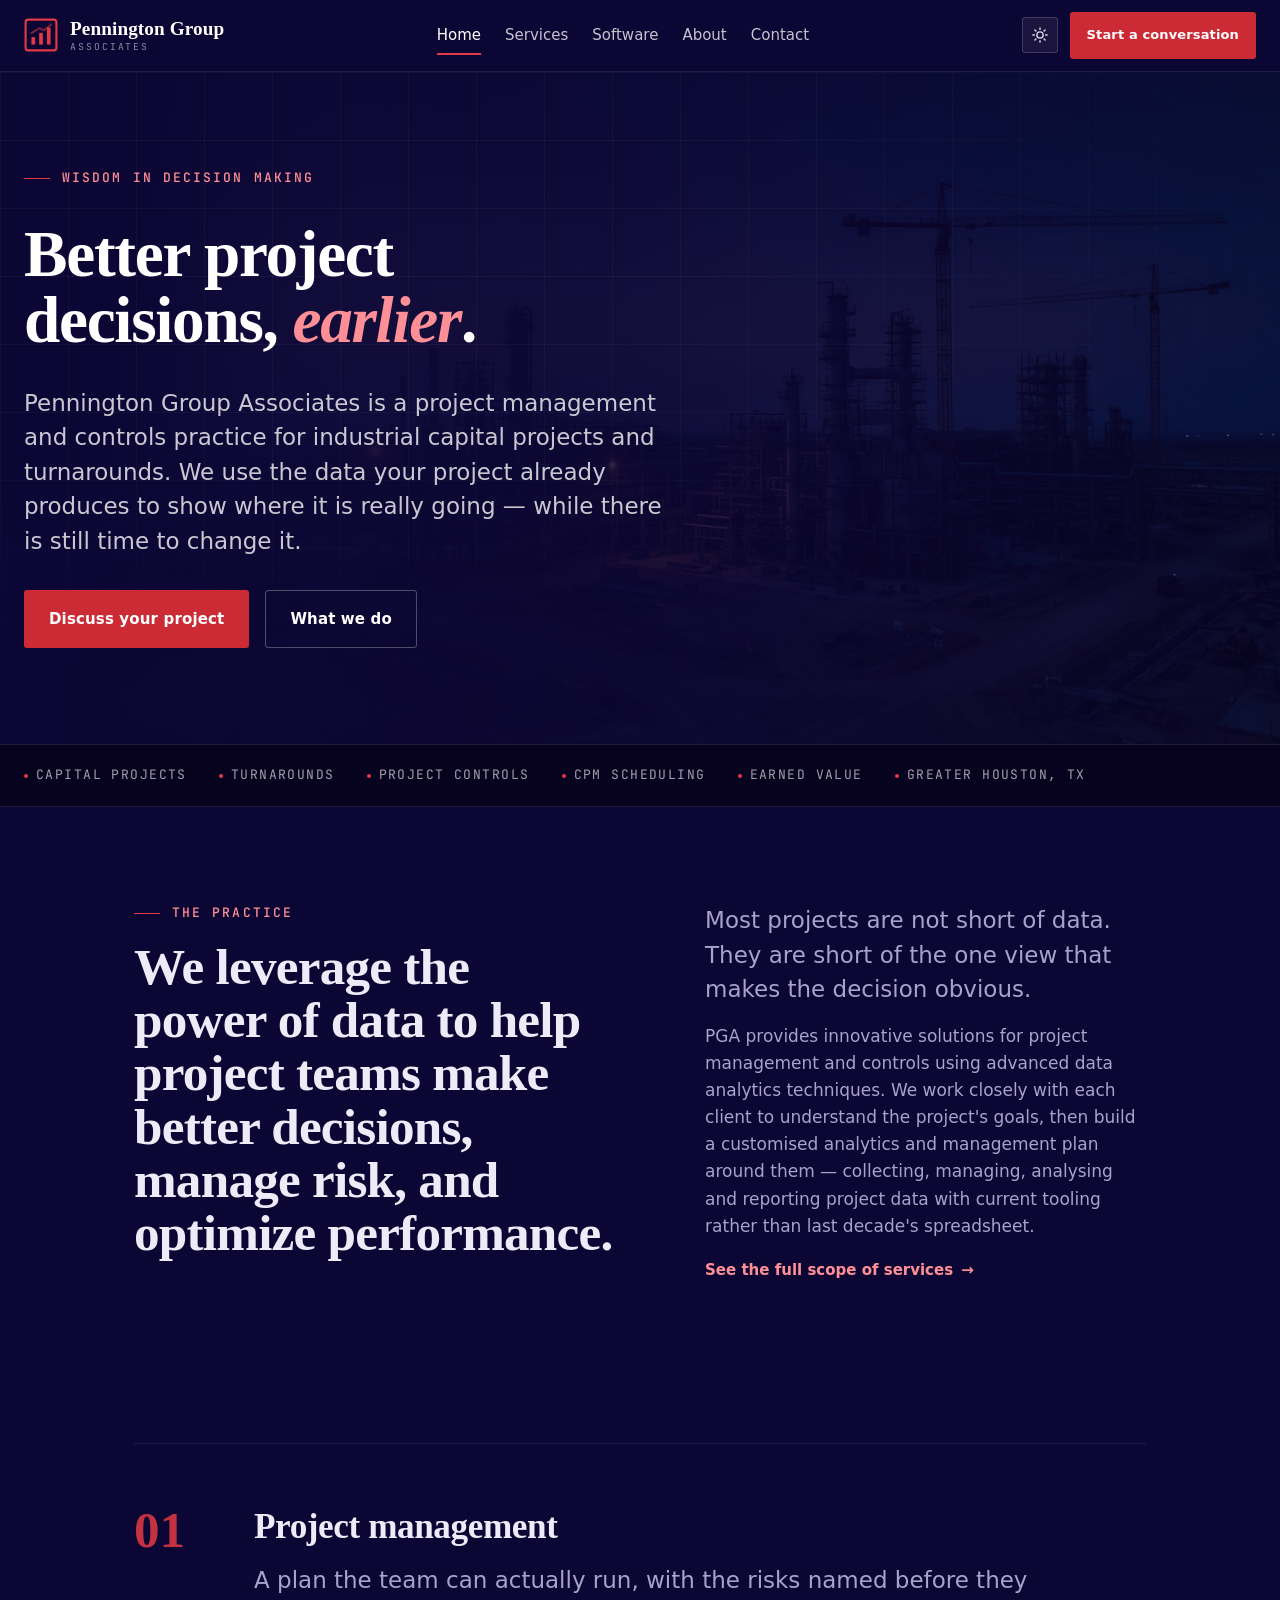
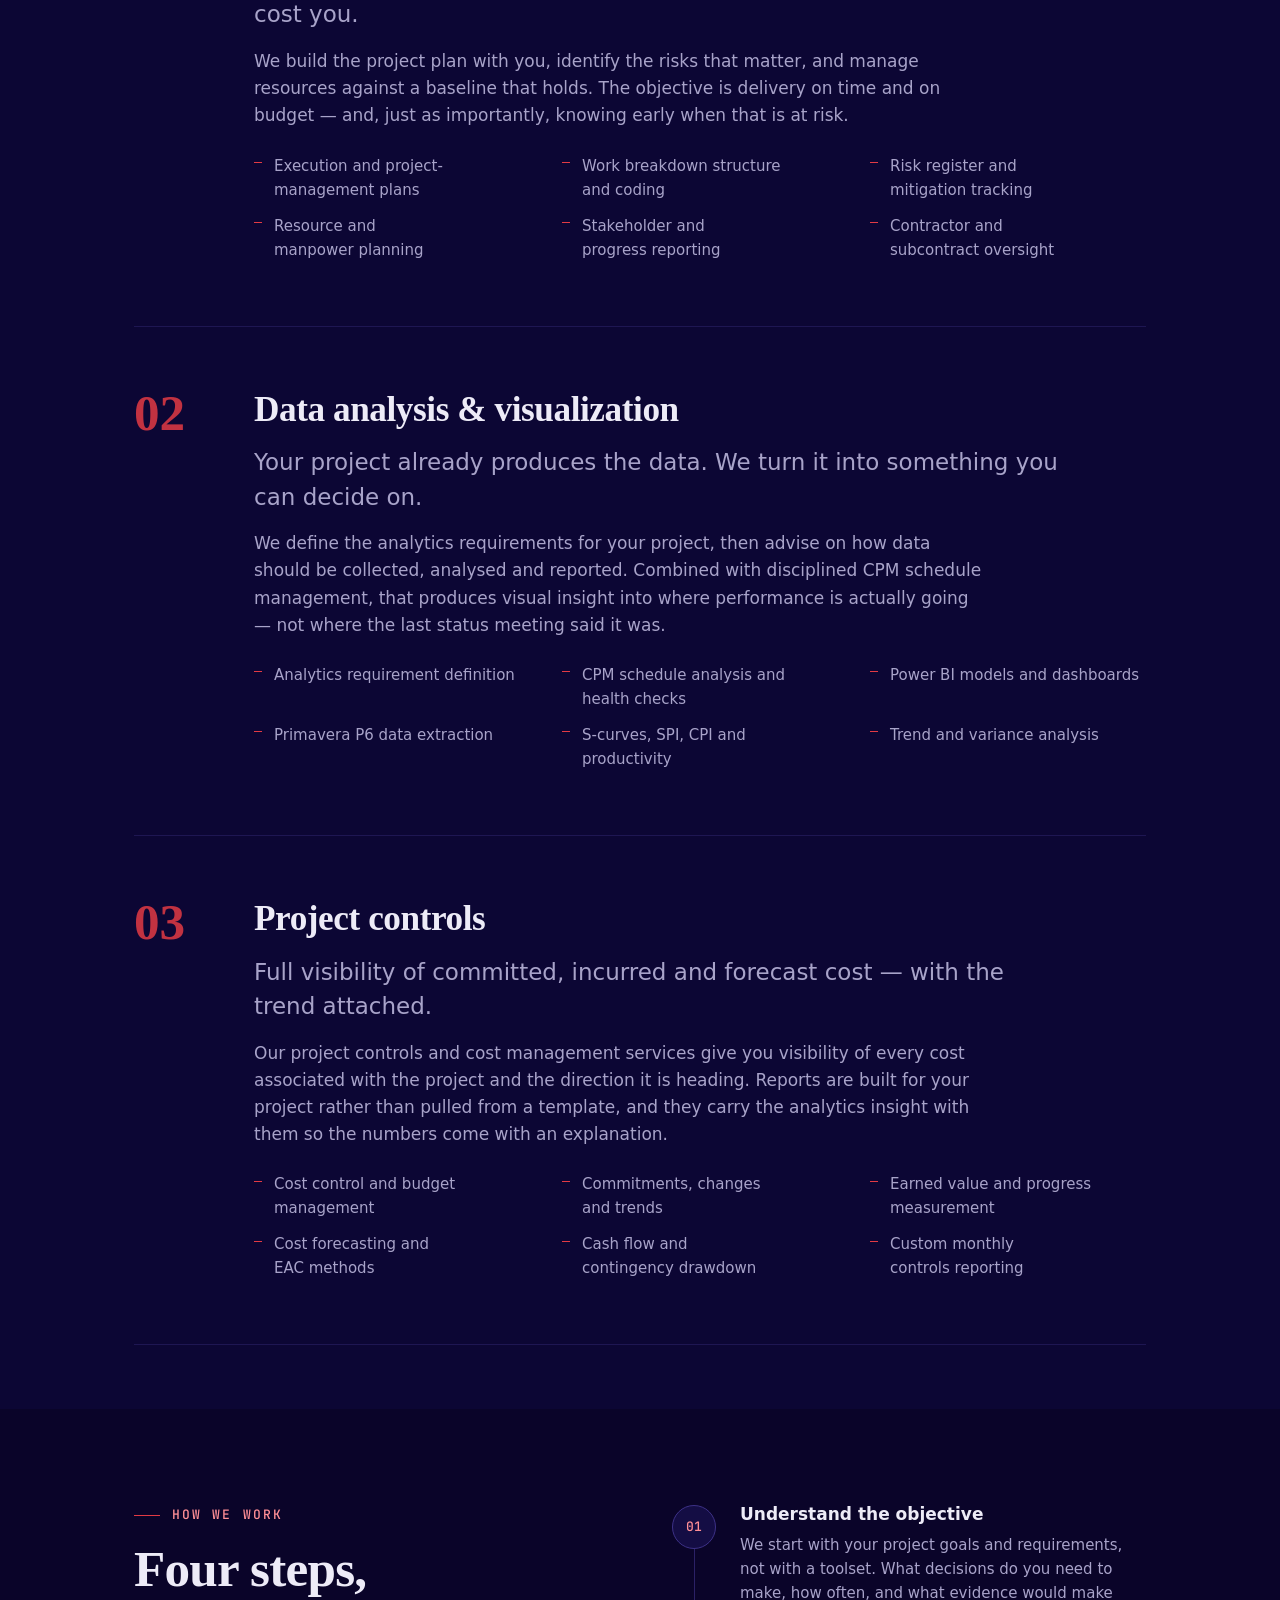
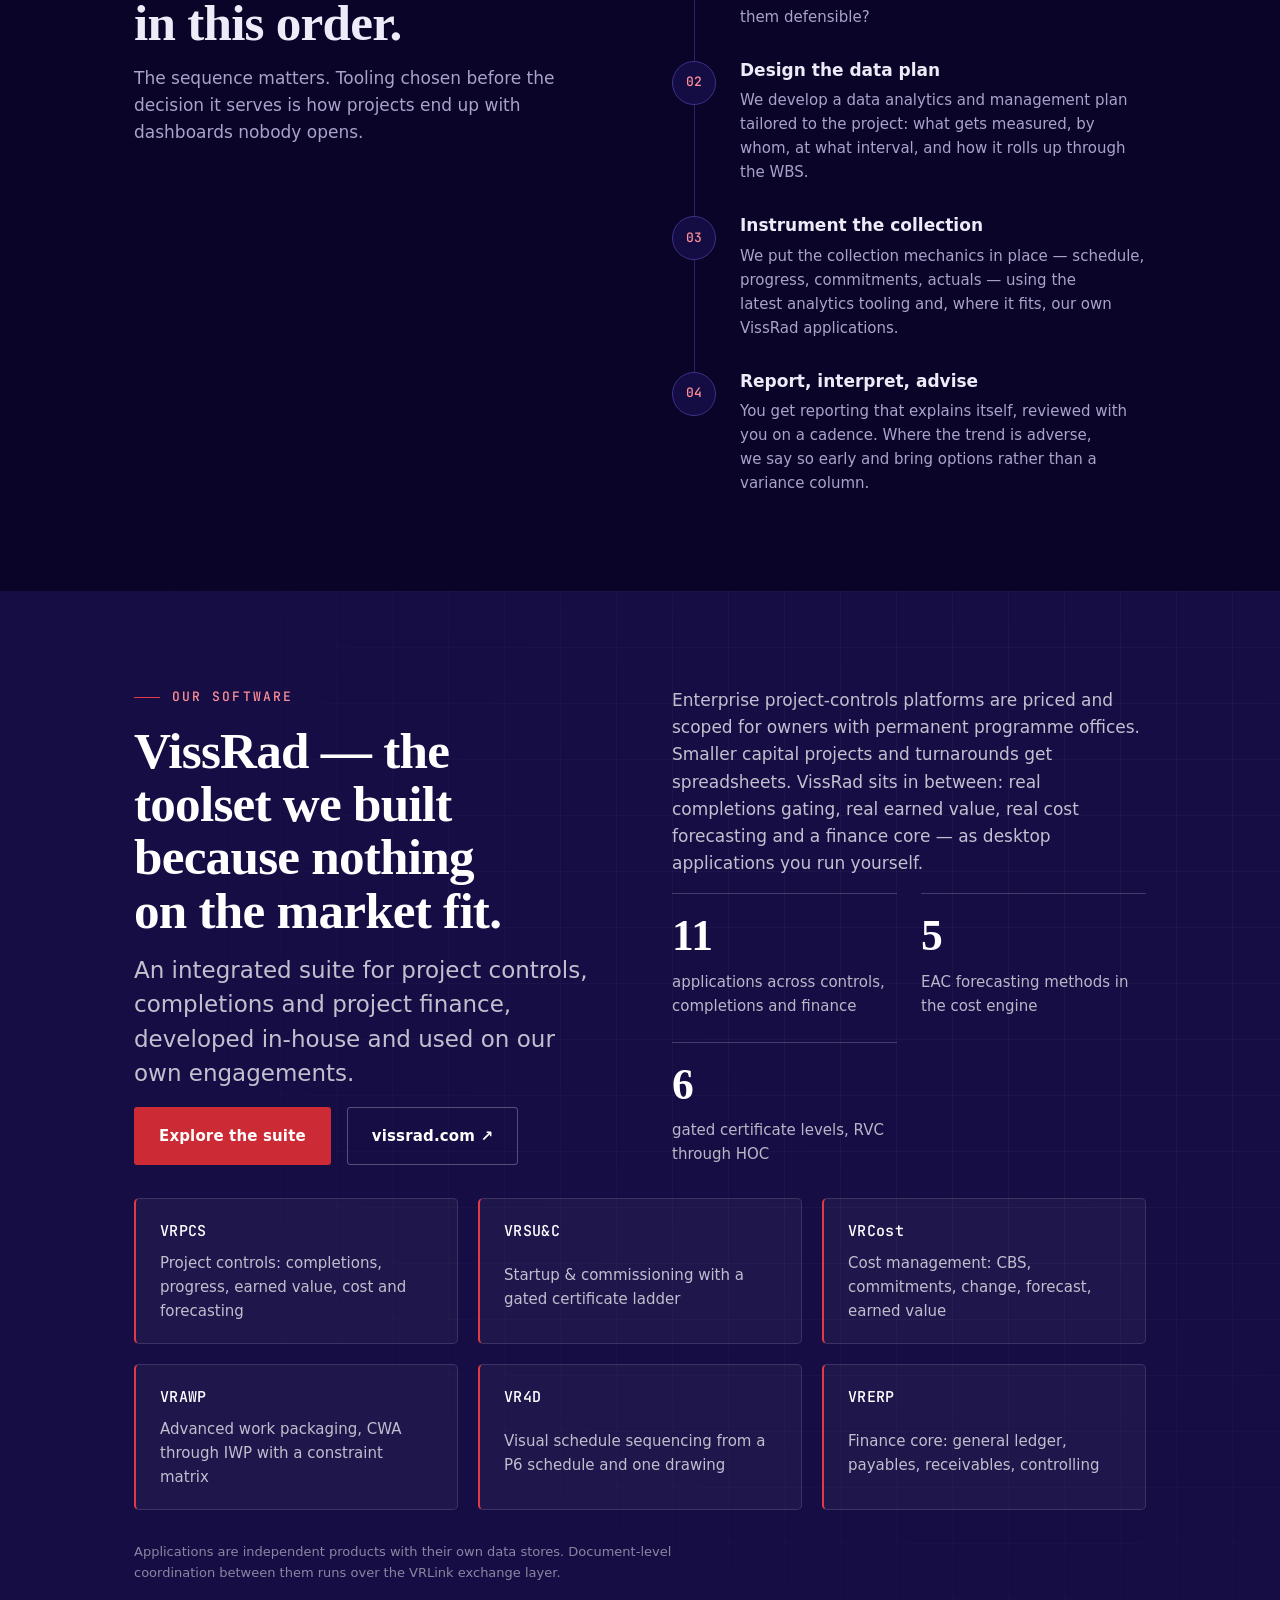
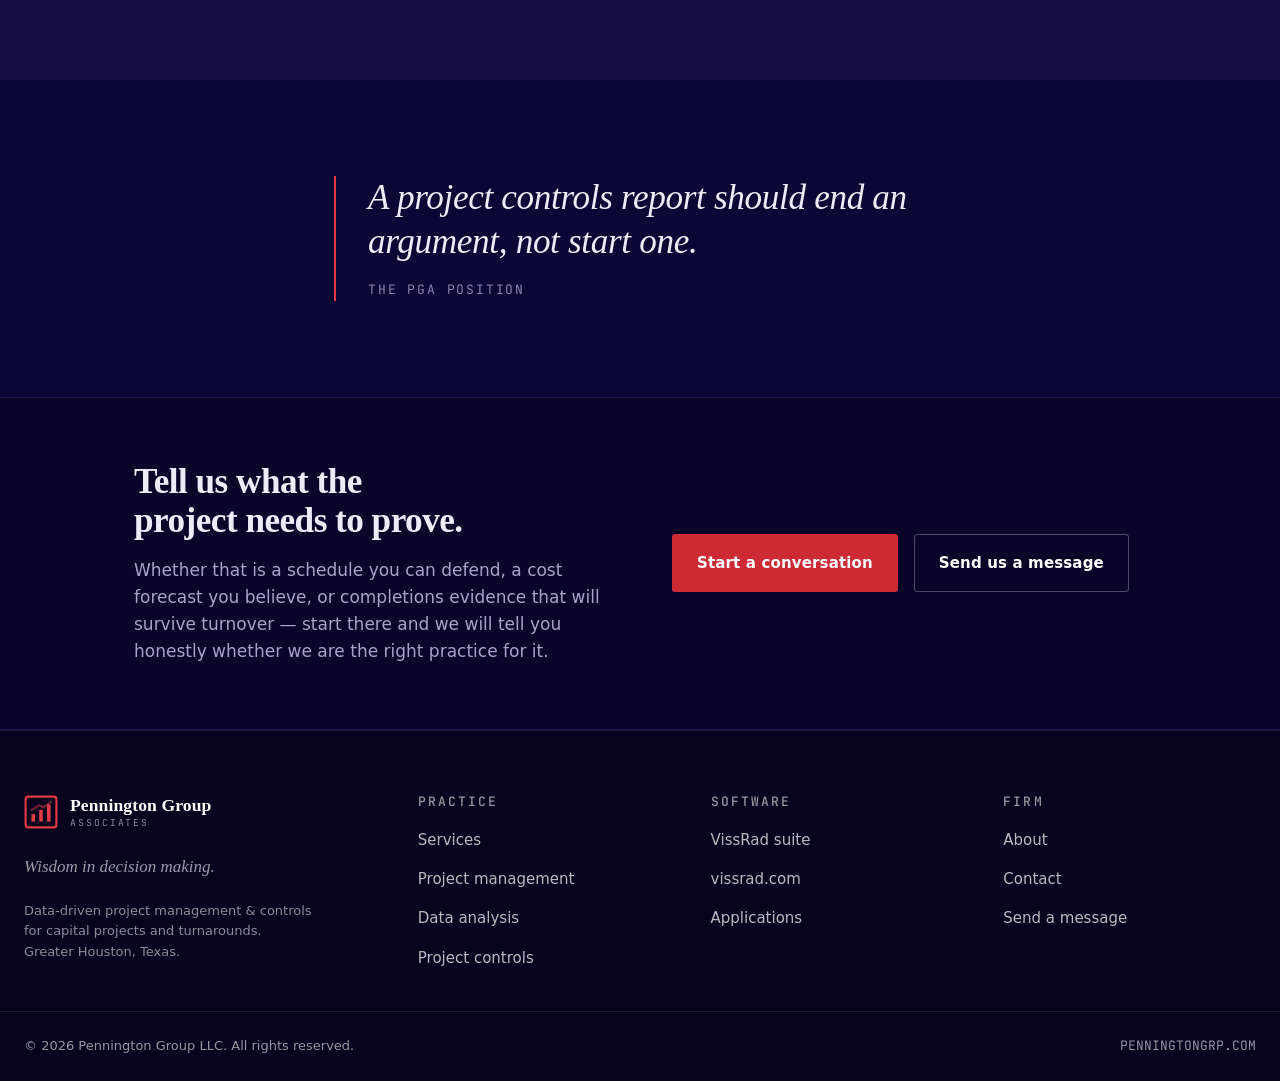
<file: index.html>
<!DOCTYPE html>
<html lang="en" data-theme="dark">
<head>
<meta charset="utf-8">
<meta name="viewport" content="width=device-width, initial-scale=1">
<title>Pennington Group Associates — Data-driven project management &amp; controls</title>
<meta name="description" content="Project management, project controls and data analytics for industrial capital projects and turnarounds. Earned value, CPM schedule management, cost forecasting and custom reporting. Greater Houston, Texas.">
<meta name="author" content="Pennington Group Associates">
<meta name="theme-color" content="#0c0634">
<link rel="icon" href="favicon.svg" type="image/svg+xml">
<link rel="canonical" href="https://penningtongrp.com/">
<meta property="og:type" content="website">
<meta property="og:site_name" content="Pennington Group Associates">
<meta property="og:title" content="Pennington Group Associates — Data-driven project management &amp; controls">
<meta property="og:description" content="Project management, project controls and data analytics for industrial capital projects and turnarounds. Earned value, CPM schedule management, cost forecasting and custom reporting. Greater Houston, Texas.">
<meta property="og:url" content="https://penningtongrp.com/">
<meta name="twitter:card" content="summary_large_image">
<script>try{var s=window['local'+'Storage'],t=s&&s.getItem('pga-theme');if(t==='light'||t==='dark')document.documentElement.setAttribute('data-theme',t);}catch(e){}</script>
<link rel="preconnect" href="https://api.fontshare.com" crossorigin>
<link rel="preconnect" href="https://fonts.googleapis.com">
<link rel="preconnect" href="https://fonts.gstatic.com" crossorigin>
<link href="https://api.fontshare.com/v2/css?f[]=bespoke-serif@400,401,500,501,700,701&f[]=satoshi@400,500,700&display=swap" rel="stylesheet">
<link href="https://fonts.googleapis.com/css2?family=JetBrains+Mono:wght@400;500&display=swap" rel="stylesheet">
<link rel="stylesheet" href="assets/css/base.css">
<link rel="stylesheet" href="assets/css/style.css">
</head>
<body>
<a class="sr-only" href="#main">Skip to content</a>
<header class="header">
  <div class="wrap header__inner">
    <a class="logo" href="index.html" aria-label="Pennington Group Associates — home">
      <svg class="logo__mark" viewBox="0 0 32 32" fill="none" aria-hidden="true"><rect x="1.5" y="1.5" width="29" height="29" rx="2.5" stroke="currentColor" stroke-width="2"/><rect x="7" y="18" width="3.4" height="7" fill="currentColor"/><rect x="14.3" y="14" width="3.4" height="11" fill="currentColor"/><rect x="21.6" y="9" width="3.4" height="16" fill="currentColor"/><path d="M7 14.2 14.4 9.6 18.6 11.6 25.4 6.4" stroke="currentColor" stroke-width="1.8" stroke-linecap="round" stroke-linejoin="round" opacity="0.55"/></svg>
      <span class="logo__type">
        <span class="logo__name">Pennington Group</span>
        <span class="logo__sub">Associates</span>
      </span>
    </a>
    <nav class="nav" aria-label="Primary"><a href="index.html" aria-current="page">Home</a><a href="services.html">Services</a><a href="software.html">Software</a><a href="about.html">About</a><a href="contact.html">Contact</a></nav>
    <div class="header__actions">
      <button class="icon-btn" type="button" data-theme-toggle aria-label="Switch between dark and light theme"><svg width="17" height="17" viewBox="0 0 24 24" fill="none" stroke="currentColor" stroke-width="2" stroke-linecap="round" aria-hidden="true"><circle cx="12" cy="12" r="4.2"/><path d="M12 2v2.4M12 19.6V22M2 12h2.4M19.6 12H22M4.9 4.9l1.7 1.7M17.4 17.4l1.7 1.7M19.1 4.9l-1.7 1.7M6.6 17.4l-1.7 1.7"/></svg></button>
      <button class="icon-btn burger" type="button" data-burger aria-expanded="false" aria-label="Open menu">
        <svg width="17" height="17" viewBox="0 0 24 24" fill="none" stroke="currentColor" stroke-width="2" stroke-linecap="round" aria-hidden="true"><path d="M3 6h18M3 12h18M3 18h18"/></svg>
      </button>
      <a class="btn btn--primary btn--sm" href="contact.html">Start a conversation</a>
    </div>
  </div>
  <div class="drawer" data-drawer data-open="false">
    <div class="wrap">
      <a href="index.html" aria-current="page">Home</a><a href="services.html">Services</a><a href="software.html">Software</a><a href="about.html">About</a><a href="contact.html">Contact</a>
      <a class="btn btn--primary" href="contact.html">Start a conversation</a>
    </div>
  </div>
</header>
<main id="main">

<section class="hero">
  <div class="hero__media"><img src="assets/img/hero.jpg" alt="" width="1600" height="893" fetchpriority="high"></div>
  <div class="wrap">
    <div class="hero__inner">
      <p class="eyebrow">Wisdom in decision making</p>
      <h1 class="hero__title">Better project decisions, <em>earlier</em>.</h1>
      <p class="hero__lede">Pennington Group Associates is a project management and controls
        practice for industrial capital projects and turnarounds. We use the data your project
        already produces to show where it is really going — while there is still time to
        change it.</p>
      <div class="hero__cta">
        <a class="btn btn--primary" href="contact.html">Discuss your project</a>
        <a class="btn btn--ghost" href="services.html">What we do</a>
      </div>
    </div>
  </div>
</section>

<div class="specstrip">
  <div class="wrap specstrip__inner">
    <span>Capital projects</span>
    <span>Turnarounds</span>
    <span>Project controls</span>
    <span>CPM scheduling</span>
    <span>Earned value</span>
    <span>Greater Houston, TX</span>
  </div>
</div>

<section class="section">
  <div class="wrap wrap--default split split--lead split--top">
    <div class="stack reveal">
      <p class="eyebrow">The practice</p>
      <h2 class="h-1">We leverage the power of data to help project teams make better
        decisions, manage risk, and optimize performance.</h2>
    </div>
    <div class="stack reveal">
      <p class="lede">Most projects are not short of data. They are short of the one view that
        makes the decision obvious.</p>
      <p class="body-muted">PGA provides innovative solutions for project management and controls
        using advanced data analytics techniques. We work closely with each client to understand
        the project's goals, then build a customised analytics and management plan around them —
        collecting, managing, analysing and reporting project data with current tooling rather
        than last decade's spreadsheet.</p>
      <p><a class="arrow-link" href="services.html">See the full scope of services</a></p>
    </div>
  </div>
</section>

<section class="section--tight">
  <div class="wrap wrap--default">
    <div class="pillars">
      <article class="pillar reveal" id="project-management">
        <div class="pillar__num mono">01</div>
        <div class="pillar__body">
          <h2 class="pillar__title">Project management</h2>
          <p class="lede measure-tight">A plan the team can actually run, with the risks named before they cost you.</p>
          <p class="body-muted measure">We build the project plan with you, identify the risks that matter, and manage resources against a baseline that holds. The objective is delivery on time and on budget — and, just as importantly, knowing early when that is at risk.</p>
          <ul class="pillar__list" role="list"><li>Execution and project-management plans</li><li>Work breakdown structure and coding</li><li>Risk register and mitigation tracking</li><li>Resource and manpower planning</li><li>Stakeholder and progress reporting</li><li>Contractor and subcontract oversight</li></ul>
        </div>
      </article>
      <article class="pillar reveal" id="analytics">
        <div class="pillar__num mono">02</div>
        <div class="pillar__body">
          <h2 class="pillar__title">Data analysis &amp; visualization</h2>
          <p class="lede measure-tight">Your project already produces the data. We turn it into something you can decide on.</p>
          <p class="body-muted measure">We define the analytics requirements for your project, then advise on how data should be collected, analysed and reported. Combined with disciplined CPM schedule management, that produces visual insight into where performance is actually going — not where the last status meeting said it was.</p>
          <ul class="pillar__list" role="list"><li>Analytics requirement definition</li><li>CPM schedule analysis and health checks</li><li>Power BI models and dashboards</li><li>Primavera P6 data extraction</li><li>S-curves, SPI, CPI and productivity</li><li>Trend and variance analysis</li></ul>
        </div>
      </article>
      <article class="pillar reveal" id="controls">
        <div class="pillar__num mono">03</div>
        <div class="pillar__body">
          <h2 class="pillar__title">Project controls</h2>
          <p class="lede measure-tight">Full visibility of committed, incurred and forecast cost — with the trend attached.</p>
          <p class="body-muted measure">Our project controls and cost management services give you visibility of every cost associated with the project and the direction it is heading. Reports are built for your project rather than pulled from a template, and they carry the analytics insight with them so the numbers come with an explanation.</p>
          <ul class="pillar__list" role="list"><li>Cost control and budget management</li><li>Commitments, changes and trends</li><li>Earned value and progress measurement</li><li>Cost forecasting and EAC methods</li><li>Cash flow and contingency drawdown</li><li>Custom monthly controls reporting</li></ul>
        </div>
      </article>
    </div>
  </div>
</section>

<section class="section section--panel">
  <div class="wrap wrap--default split split--top">
    <div class="stack reveal">
      <p class="eyebrow">How we work</p>
      <h2 class="h-1">Four steps, in this order.</h2>
      <p class="body-muted measure">The sequence matters. Tooling chosen before the decision it
        serves is how projects end up with dashboards nobody opens.</p>
    </div>
    <div class="steps">
        <div class="step reveal">
          <div class="step__marker"><div class="step__dot">01</div></div>
          <div class="step__body">
            <h3 class="step__title">Understand the objective</h3>
            <p class="small measure">We start with your project goals and requirements, not with a toolset. What decisions do you need to make, how often, and what evidence would make them defensible?</p>
          </div>
        </div>
        <div class="step reveal">
          <div class="step__marker"><div class="step__dot">02</div></div>
          <div class="step__body">
            <h3 class="step__title">Design the data plan</h3>
            <p class="small measure">We develop a data analytics and management plan tailored to the project: what gets measured, by whom, at what interval, and how it rolls up through the WBS.</p>
          </div>
        </div>
        <div class="step reveal">
          <div class="step__marker"><div class="step__dot">03</div></div>
          <div class="step__body">
            <h3 class="step__title">Instrument the collection</h3>
            <p class="small measure">We put the collection mechanics in place — schedule, progress, commitments, actuals — using the latest analytics tooling and, where it fits, our own VissRad applications.</p>
          </div>
        </div>
        <div class="step reveal">
          <div class="step__marker"><div class="step__dot">04</div></div>
          <div class="step__body">
            <h3 class="step__title">Report, interpret, advise</h3>
            <p class="small measure">You get reporting that explains itself, reviewed with you on a cadence. Where the trend is adverse, we say so early and bring options rather than a variance column.</p>
          </div>
        </div>
    </div>
  </div>
</section>

<section class="band section">
  <div class="wrap wrap--default stack-lg">
    <div class="split split--top">
      <div class="stack reveal">
        <p class="eyebrow">Our software</p>
        <h2 class="h-1">VissRad — the toolset we built because nothing on the market fit.</h2>
        <p class="lede">An integrated suite for project controls, completions and project
          finance, developed in-house and used on our own engagements.</p>
        <div class="btn-row">
          <a class="btn btn--primary" href="software.html">Explore the suite</a>
          <a class="btn btn--ghost" href="https://vissrad.com" rel="noopener">vissrad.com &nearr;</a>
        </div>
      </div>
      <div class="stack reveal">
        <p class="body-muted">Enterprise project-controls platforms are priced and scoped for
          owners with permanent programme offices. Smaller capital projects and turnarounds get
          spreadsheets.
          VissRad sits in between: real completions gating, real earned value, real cost
          forecasting and a finance core — as desktop applications you run yourself.</p>
        <div class="statrow">
          <div class="stat"><div class="stat__num">11</div><div class="stat__label">applications across controls, completions and finance</div></div>
          <div class="stat"><div class="stat__num">5</div><div class="stat__label">EAC forecasting methods in the cost engine</div></div>
          <div class="stat"><div class="stat__num">6</div><div class="stat__label">gated certificate levels, RVC through HOC</div></div>
        </div>
      </div>
    </div>
    <div class="mods reveal">
      <div class="mod"><span class="mod__name">VRPCS</span><span class="mod__role">Project controls: completions, progress, earned value, cost and forecasting</span></div>
      <div class="mod"><span class="mod__name">VRSU&amp;C</span><span class="mod__role">Startup &amp; commissioning with a gated certificate ladder</span></div>
      <div class="mod"><span class="mod__name">VRCost</span><span class="mod__role">Cost management: CBS, commitments, change, forecast, earned value</span></div>
      <div class="mod"><span class="mod__name">VRAWP</span><span class="mod__role">Advanced work packaging, CWA through IWP with a constraint matrix</span></div>
      <div class="mod"><span class="mod__name">VR4D</span><span class="mod__role">Visual schedule sequencing from a P6 schedule and one drawing</span></div>
      <div class="mod"><span class="mod__name">VRERP</span><span class="mod__role">Finance core: general ledger, payables, receivables, controlling</span></div>
    </div>
    <p class="tiny reveal">Applications are independent products with their own data stores.
      Document-level coordination between them runs over the VRLink exchange layer.</p>
  </div>
</section>

<section class="section">
  <div class="wrap wrap--narrow reveal">
    <div class="quote">
      <p class="quote__text">A project controls report should end an argument, not start one.</p>
      <p class="quote__who">The PGA position</p>
    </div>
  </div>
</section>

<section class="cta section--tight">
  <div class="wrap wrap--default split">
    <div class="stack reveal">
      <h2 class="h-2">Tell us what the project needs to prove.</h2>
      <p class="body-muted">Whether that is a schedule you can defend, a cost forecast you
        believe, or completions evidence that will survive turnover — start there and we will
        tell you honestly whether we are the right practice for it.</p>
    </div>
    <div class="btn-row reveal" style="align-items:center">
      <a class="btn btn--primary" href="contact.html">Start a conversation</a>
      <a class="btn btn--ghost" href="contact.html">Send us a message</a>
    </div>
  </div>
</section>

</main>
<footer class="footer">
  <div class="wrap footer__grid">
    <div>
      <a class="logo" href="index.html" aria-label="Pennington Group Associates — home">
        <svg class="logo__mark" viewBox="0 0 32 32" fill="none" aria-hidden="true"><rect x="1.5" y="1.5" width="29" height="29" rx="2.5" stroke="currentColor" stroke-width="2"/><rect x="7" y="18" width="3.4" height="7" fill="currentColor"/><rect x="14.3" y="14" width="3.4" height="11" fill="currentColor"/><rect x="21.6" y="9" width="3.4" height="16" fill="currentColor"/><path d="M7 14.2 14.4 9.6 18.6 11.6 25.4 6.4" stroke="currentColor" stroke-width="1.8" stroke-linecap="round" stroke-linejoin="round" opacity="0.55"/></svg>
        <span class="logo__type">
          <span class="logo__name">Pennington Group</span>
          <span class="logo__sub">Associates</span>
        </span>
      </a>
      <p class="footer__tag">Wisdom in decision making.</p>
      <p class="tiny" style="margin-top:var(--space-5)">Data-driven project management &amp; controls<br>for capital projects and turnarounds.<br>Greater Houston, Texas.</p>
    </div>
    <div>
      <h4>Practice</h4>
      <ul role="list">
        <li><a href="services.html">Services</a></li>
        <li><a href="services.html#project-management">Project management</a></li>
        <li><a href="services.html#analytics">Data analysis</a></li>
        <li><a href="services.html#controls">Project controls</a></li>
      </ul>
    </div>
    <div>
      <h4>Software</h4>
      <ul role="list">
        <li><a href="software.html">VissRad suite</a></li>
        <li><a href="https://vissrad.com" rel="noopener">vissrad.com</a></li>
        <li><a href="software.html#modules">Applications</a></li>
      </ul>
    </div>
    <div>
      <h4>Firm</h4>
      <ul role="list">
        <li><a href="about.html">About</a></li>
        <li><a href="contact.html">Contact</a></li>
        <li><a href="contact.html">Send a message</a></li>
      </ul>
    </div>
  </div>
  <div class="wrap footer__base">
    <span>&copy; 2026 Pennington Group LLC. All rights reserved.</span>
    <span class="mono">PENNINGTONGRP.COM</span>
  </div>
</footer>
<script src="assets/js/main.js" defer></script>
</body>
</html>
</file>
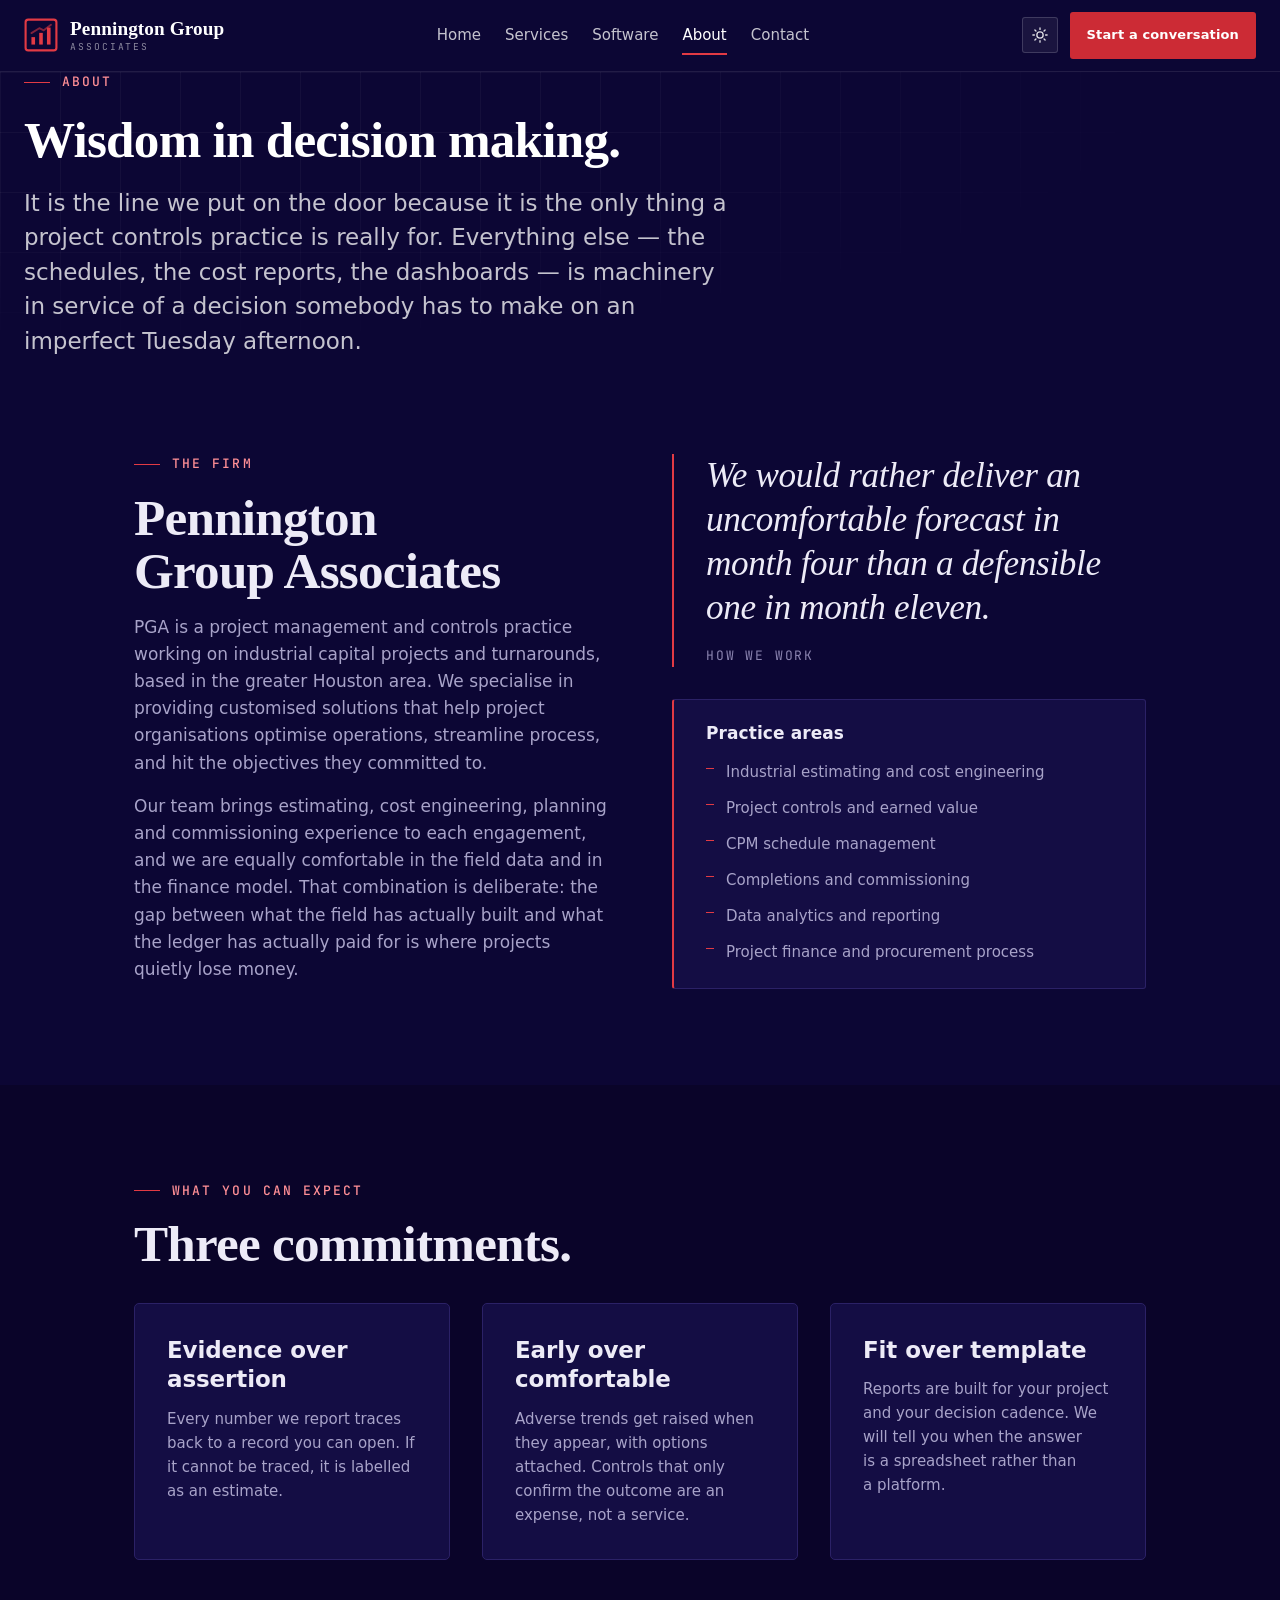
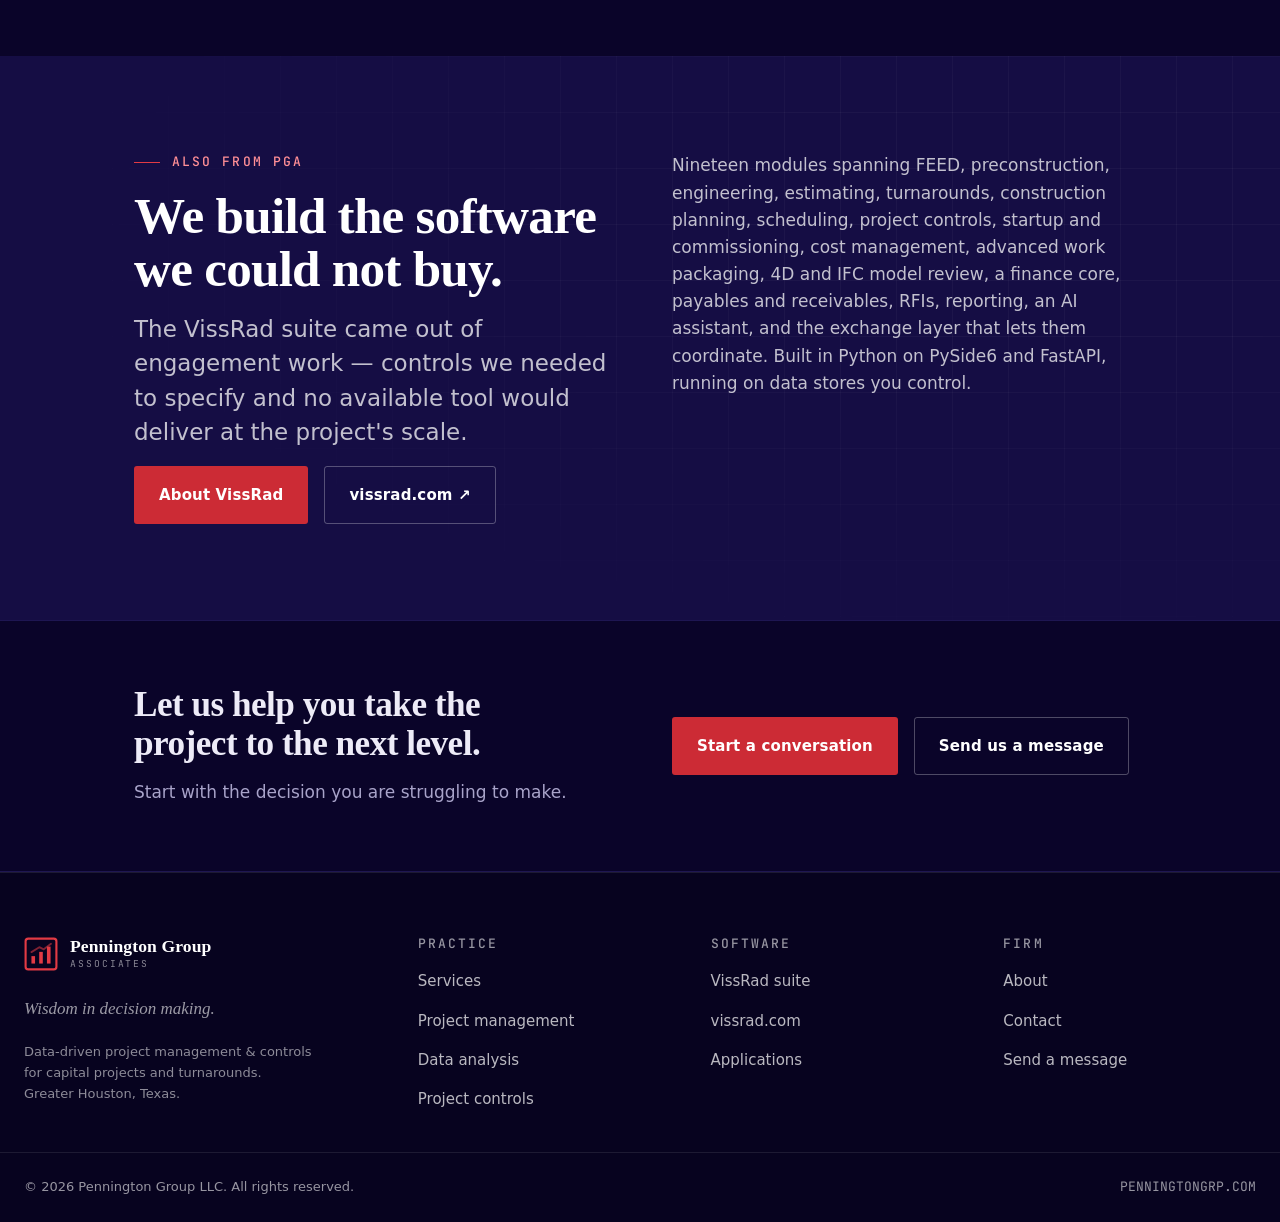
<file: about.html>
<!DOCTYPE html>
<html lang="en" data-theme="dark">
<head>
<meta charset="utf-8">
<meta name="viewport" content="width=device-width, initial-scale=1">
<title>About — Pennington Group Associates</title>
<meta name="description" content="Pennington Group Associates is a project management and controls practice for industrial capital projects and turnarounds in the greater Houston area, combining estimating, cost engineering, planning and commissioning experience.">
<meta name="author" content="Pennington Group Associates">
<meta name="theme-color" content="#0c0634">
<link rel="icon" href="favicon.svg" type="image/svg+xml">
<link rel="canonical" href="https://penningtongrp.com/about.html">
<meta property="og:type" content="website">
<meta property="og:site_name" content="Pennington Group Associates">
<meta property="og:title" content="About — Pennington Group Associates">
<meta property="og:description" content="Pennington Group Associates is a project management and controls practice for industrial capital projects and turnarounds in the greater Houston area, combining estimating, cost engineering, planning and commissioning experience.">
<meta property="og:url" content="https://penningtongrp.com/about.html">
<meta name="twitter:card" content="summary_large_image">
<script>try{var s=window['local'+'Storage'],t=s&&s.getItem('pga-theme');if(t==='light'||t==='dark')document.documentElement.setAttribute('data-theme',t);}catch(e){}</script>
<link rel="preconnect" href="https://api.fontshare.com" crossorigin>
<link rel="preconnect" href="https://fonts.googleapis.com">
<link rel="preconnect" href="https://fonts.gstatic.com" crossorigin>
<link href="https://api.fontshare.com/v2/css?f[]=bespoke-serif@400,401,500,501,700,701&f[]=satoshi@400,500,700&display=swap" rel="stylesheet">
<link href="https://fonts.googleapis.com/css2?family=JetBrains+Mono:wght@400;500&display=swap" rel="stylesheet">
<link rel="stylesheet" href="assets/css/base.css">
<link rel="stylesheet" href="assets/css/style.css">
</head>
<body>
<a class="sr-only" href="#main">Skip to content</a>
<header class="header">
  <div class="wrap header__inner">
    <a class="logo" href="index.html" aria-label="Pennington Group Associates — home">
      <svg class="logo__mark" viewBox="0 0 32 32" fill="none" aria-hidden="true"><rect x="1.5" y="1.5" width="29" height="29" rx="2.5" stroke="currentColor" stroke-width="2"/><rect x="7" y="18" width="3.4" height="7" fill="currentColor"/><rect x="14.3" y="14" width="3.4" height="11" fill="currentColor"/><rect x="21.6" y="9" width="3.4" height="16" fill="currentColor"/><path d="M7 14.2 14.4 9.6 18.6 11.6 25.4 6.4" stroke="currentColor" stroke-width="1.8" stroke-linecap="round" stroke-linejoin="round" opacity="0.55"/></svg>
      <span class="logo__type">
        <span class="logo__name">Pennington Group</span>
        <span class="logo__sub">Associates</span>
      </span>
    </a>
    <nav class="nav" aria-label="Primary"><a href="index.html">Home</a><a href="services.html">Services</a><a href="software.html">Software</a><a href="about.html" aria-current="page">About</a><a href="contact.html">Contact</a></nav>
    <div class="header__actions">
      <button class="icon-btn" type="button" data-theme-toggle aria-label="Switch between dark and light theme"><svg width="17" height="17" viewBox="0 0 24 24" fill="none" stroke="currentColor" stroke-width="2" stroke-linecap="round" aria-hidden="true"><circle cx="12" cy="12" r="4.2"/><path d="M12 2v2.4M12 19.6V22M2 12h2.4M19.6 12H22M4.9 4.9l1.7 1.7M17.4 17.4l1.7 1.7M19.1 4.9l-1.7 1.7M6.6 17.4l-1.7 1.7"/></svg></button>
      <button class="icon-btn burger" type="button" data-burger aria-expanded="false" aria-label="Open menu">
        <svg width="17" height="17" viewBox="0 0 24 24" fill="none" stroke="currentColor" stroke-width="2" stroke-linecap="round" aria-hidden="true"><path d="M3 6h18M3 12h18M3 18h18"/></svg>
      </button>
      <a class="btn btn--primary btn--sm" href="contact.html">Start a conversation</a>
    </div>
  </div>
  <div class="drawer" data-drawer data-open="false">
    <div class="wrap">
      <a href="index.html">Home</a><a href="services.html">Services</a><a href="software.html">Software</a><a href="about.html" aria-current="page">About</a><a href="contact.html">Contact</a>
      <a class="btn btn--primary" href="contact.html">Start a conversation</a>
    </div>
  </div>
</header>
<main id="main">

<section class="pagehead">
  <div class="wrap">
    <div class="pagehead__inner">
      <p class="eyebrow">About</p>
      <h1 class="h-hero">Wisdom in decision making.</h1>
      <p class="lede">It is the line we put on the door because it is the only thing a project
        controls practice is really for. Everything else — the schedules, the cost reports, the
        dashboards — is machinery in service of a decision somebody has to make on an imperfect
        Tuesday afternoon.</p>
    </div>
  </div>
</section>

<section class="section">
  <div class="wrap wrap--default split split--top">
    <div class="stack reveal">
      <p class="eyebrow">The firm</p>
      <h2 class="h-1">Pennington Group Associates</h2>
      <p class="body-muted measure">PGA is a project management and controls practice working on
        industrial capital projects and turnarounds, based in the greater Houston area. We specialise in providing
        customised solutions that help project organisations optimise operations, streamline
        process, and hit the objectives they committed to.</p>
      <p class="body-muted measure">Our team brings estimating, cost engineering, planning and
        commissioning experience to each engagement, and we are equally comfortable in the field
        data and in the finance model. That combination is deliberate: the gap between what the
        field has actually built and what the ledger has actually paid for is where projects
        quietly lose money.</p>
    </div>
    <div class="stack reveal">
      <div class="quote">
        <p class="quote__text">We would rather deliver an uncomfortable forecast in month four
          than a defensible one in month eleven.</p>
        <p class="quote__who">How we work</p>
      </div>
      <div class="callout" style="margin-top:var(--space-8)">
        <h3 class="h-4">Practice areas</h3>
        <ul class="pillar__list" role="list" style="margin-top:var(--space-4)">
          <li>Industrial estimating and cost engineering</li>
          <li>Project controls and earned value</li>
          <li>CPM schedule management</li>
          <li>Completions and commissioning</li>
          <li>Data analytics and reporting</li>
          <li>Project finance and procurement process</li>
        </ul>
      </div>
    </div>
  </div>
</section>

<section class="section section--panel">
  <div class="wrap wrap--default stack-lg">
    <div class="sec-head reveal">
      <p class="eyebrow">What you can expect</p>
      <h2 class="h-1">Three commitments.</h2>
    </div>
    <div class="grid grid-3">
      <article class="card reveal">
        <h3 class="h-3">Evidence over assertion</h3>
        <p class="small" style="margin-top:var(--space-3)">Every number we report traces back to a
          record you can open. If it cannot be traced, it is labelled as an estimate.</p>
      </article>
      <article class="card reveal">
        <h3 class="h-3">Early over comfortable</h3>
        <p class="small" style="margin-top:var(--space-3)">Adverse trends get raised when they
          appear, with options attached. Controls that only confirm the outcome are an expense,
          not a service.</p>
      </article>
      <article class="card reveal">
        <h3 class="h-3">Fit over template</h3>
        <p class="small" style="margin-top:var(--space-3)">Reports are built for your project and
          your decision cadence. We will tell you when the answer is a spreadsheet rather than a
          platform.</p>
      </article>
    </div>
  </div>
</section>

<section class="band section">
  <div class="wrap wrap--default split split--top">
    <div class="stack reveal">
      <p class="eyebrow">Also from PGA</p>
      <h2 class="h-1">We build the software we could not buy.</h2>
      <p class="lede">The VissRad suite came out of engagement work — controls we needed to
        specify and no available tool would deliver at the project's scale.</p>
      <div class="btn-row">
        <a class="btn btn--primary" href="software.html">About VissRad</a>
        <a class="btn btn--ghost" href="https://vissrad.com" rel="noopener">vissrad.com &nearr;</a>
      </div>
    </div>
    <div class="stack reveal">
      <p class="body-muted">Nineteen modules spanning FEED, preconstruction, engineering, estimating, turnarounds,
        construction planning, scheduling, project controls, startup and commissioning, cost
        management, advanced work packaging, 4D and IFC model review, a finance core, payables and
        receivables, RFIs, reporting, an AI assistant, and the exchange layer that lets them coordinate. Built in Python on PySide6 and FastAPI, running on data stores you
        control.</p>
    </div>
  </div>
</section>

<section class="cta section--tight">
  <div class="wrap wrap--default split">
    <div class="stack reveal">
      <h2 class="h-2">Let us help you take the project to the next level.</h2>
      <p class="body-muted">Start with the decision you are struggling to make.</p>
    </div>
    <div class="btn-row reveal" style="align-items:center">
      <a class="btn btn--primary" href="contact.html">Start a conversation</a>
      <a class="btn btn--ghost" href="contact.html">Send us a message</a>
    </div>
  </div>
</section>

</main>
<footer class="footer">
  <div class="wrap footer__grid">
    <div>
      <a class="logo" href="index.html" aria-label="Pennington Group Associates — home">
        <svg class="logo__mark" viewBox="0 0 32 32" fill="none" aria-hidden="true"><rect x="1.5" y="1.5" width="29" height="29" rx="2.5" stroke="currentColor" stroke-width="2"/><rect x="7" y="18" width="3.4" height="7" fill="currentColor"/><rect x="14.3" y="14" width="3.4" height="11" fill="currentColor"/><rect x="21.6" y="9" width="3.4" height="16" fill="currentColor"/><path d="M7 14.2 14.4 9.6 18.6 11.6 25.4 6.4" stroke="currentColor" stroke-width="1.8" stroke-linecap="round" stroke-linejoin="round" opacity="0.55"/></svg>
        <span class="logo__type">
          <span class="logo__name">Pennington Group</span>
          <span class="logo__sub">Associates</span>
        </span>
      </a>
      <p class="footer__tag">Wisdom in decision making.</p>
      <p class="tiny" style="margin-top:var(--space-5)">Data-driven project management &amp; controls<br>for capital projects and turnarounds.<br>Greater Houston, Texas.</p>
    </div>
    <div>
      <h4>Practice</h4>
      <ul role="list">
        <li><a href="services.html">Services</a></li>
        <li><a href="services.html#project-management">Project management</a></li>
        <li><a href="services.html#analytics">Data analysis</a></li>
        <li><a href="services.html#controls">Project controls</a></li>
      </ul>
    </div>
    <div>
      <h4>Software</h4>
      <ul role="list">
        <li><a href="software.html">VissRad suite</a></li>
        <li><a href="https://vissrad.com" rel="noopener">vissrad.com</a></li>
        <li><a href="software.html#modules">Applications</a></li>
      </ul>
    </div>
    <div>
      <h4>Firm</h4>
      <ul role="list">
        <li><a href="about.html">About</a></li>
        <li><a href="contact.html">Contact</a></li>
        <li><a href="contact.html">Send a message</a></li>
      </ul>
    </div>
  </div>
  <div class="wrap footer__base">
    <span>&copy; 2026 Pennington Group LLC. All rights reserved.</span>
    <span class="mono">PENNINGTONGRP.COM</span>
  </div>
</footer>
<script src="assets/js/main.js" defer></script>
</body>
</html>
</file>
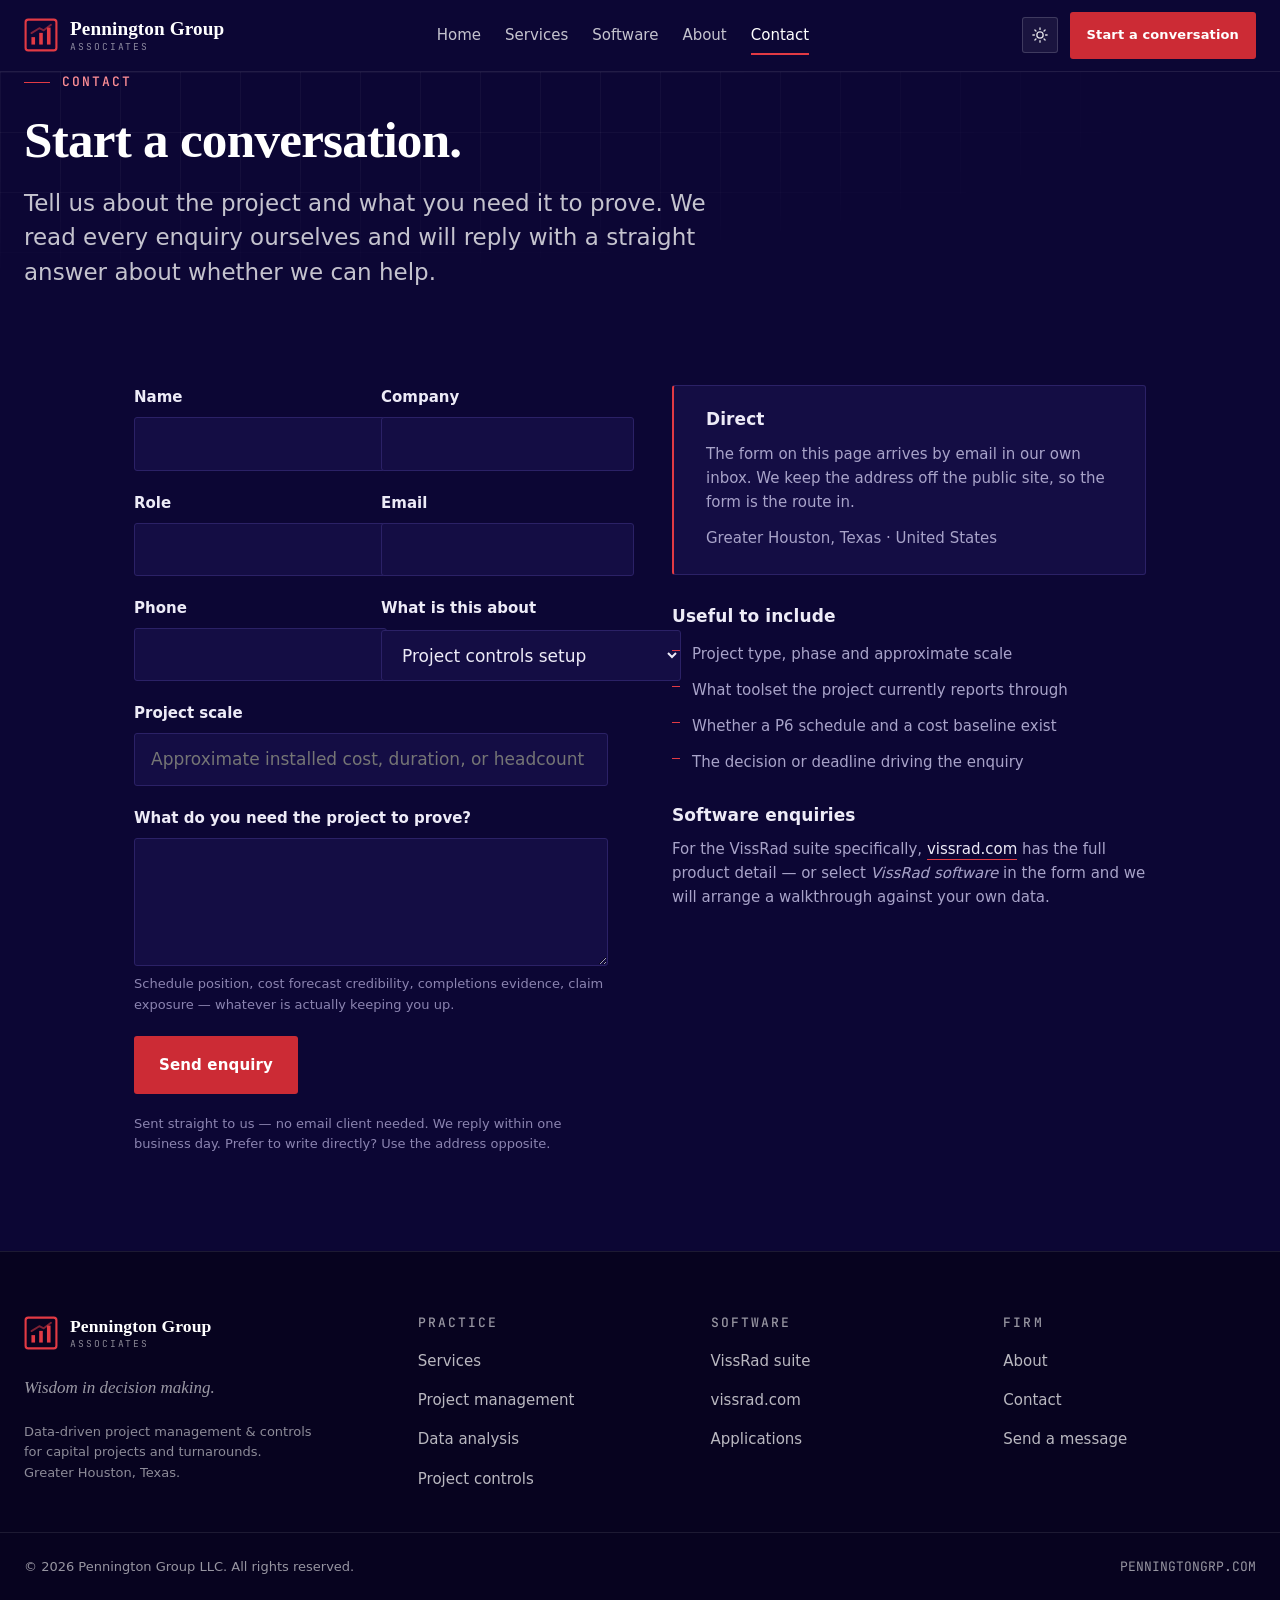
<file: contact.html>
<!DOCTYPE html>
<html lang="en" data-theme="dark">
<head>
<meta charset="utf-8">
<meta name="viewport" content="width=device-width, initial-scale=1">
<title>Contact — Pennington Group Associates</title>
<meta name="description" content="Contact Pennington Group Associates about project management, project controls, data analytics or the VissRad software suite. Greater Houston, Texas.">
<meta name="author" content="Pennington Group Associates">
<meta name="theme-color" content="#0c0634">
<link rel="icon" href="favicon.svg" type="image/svg+xml">
<link rel="canonical" href="https://penningtongrp.com/contact.html">
<meta property="og:type" content="website">
<meta property="og:site_name" content="Pennington Group Associates">
<meta property="og:title" content="Contact — Pennington Group Associates">
<meta property="og:description" content="Contact Pennington Group Associates about project management, project controls, data analytics or the VissRad software suite. Greater Houston, Texas.">
<meta property="og:url" content="https://penningtongrp.com/contact.html">
<meta name="twitter:card" content="summary_large_image">
<script>try{var s=window['local'+'Storage'],t=s&&s.getItem('pga-theme');if(t==='light'||t==='dark')document.documentElement.setAttribute('data-theme',t);}catch(e){}</script>
<link rel="preconnect" href="https://api.fontshare.com" crossorigin>
<link rel="preconnect" href="https://fonts.googleapis.com">
<link rel="preconnect" href="https://fonts.gstatic.com" crossorigin>
<link href="https://api.fontshare.com/v2/css?f[]=bespoke-serif@400,401,500,501,700,701&f[]=satoshi@400,500,700&display=swap" rel="stylesheet">
<link href="https://fonts.googleapis.com/css2?family=JetBrains+Mono:wght@400;500&display=swap" rel="stylesheet">
<link rel="stylesheet" href="assets/css/base.css">
<link rel="stylesheet" href="assets/css/style.css">
</head>
<body>
<a class="sr-only" href="#main">Skip to content</a>
<header class="header">
  <div class="wrap header__inner">
    <a class="logo" href="index.html" aria-label="Pennington Group Associates — home">
      <svg class="logo__mark" viewBox="0 0 32 32" fill="none" aria-hidden="true"><rect x="1.5" y="1.5" width="29" height="29" rx="2.5" stroke="currentColor" stroke-width="2"/><rect x="7" y="18" width="3.4" height="7" fill="currentColor"/><rect x="14.3" y="14" width="3.4" height="11" fill="currentColor"/><rect x="21.6" y="9" width="3.4" height="16" fill="currentColor"/><path d="M7 14.2 14.4 9.6 18.6 11.6 25.4 6.4" stroke="currentColor" stroke-width="1.8" stroke-linecap="round" stroke-linejoin="round" opacity="0.55"/></svg>
      <span class="logo__type">
        <span class="logo__name">Pennington Group</span>
        <span class="logo__sub">Associates</span>
      </span>
    </a>
    <nav class="nav" aria-label="Primary"><a href="index.html">Home</a><a href="services.html">Services</a><a href="software.html">Software</a><a href="about.html">About</a><a href="contact.html" aria-current="page">Contact</a></nav>
    <div class="header__actions">
      <button class="icon-btn" type="button" data-theme-toggle aria-label="Switch between dark and light theme"><svg width="17" height="17" viewBox="0 0 24 24" fill="none" stroke="currentColor" stroke-width="2" stroke-linecap="round" aria-hidden="true"><circle cx="12" cy="12" r="4.2"/><path d="M12 2v2.4M12 19.6V22M2 12h2.4M19.6 12H22M4.9 4.9l1.7 1.7M17.4 17.4l1.7 1.7M19.1 4.9l-1.7 1.7M6.6 17.4l-1.7 1.7"/></svg></button>
      <button class="icon-btn burger" type="button" data-burger aria-expanded="false" aria-label="Open menu">
        <svg width="17" height="17" viewBox="0 0 24 24" fill="none" stroke="currentColor" stroke-width="2" stroke-linecap="round" aria-hidden="true"><path d="M3 6h18M3 12h18M3 18h18"/></svg>
      </button>
      <a class="btn btn--primary btn--sm" href="contact.html">Start a conversation</a>
    </div>
  </div>
  <div class="drawer" data-drawer data-open="false">
    <div class="wrap">
      <a href="index.html">Home</a><a href="services.html">Services</a><a href="software.html">Software</a><a href="about.html">About</a><a href="contact.html" aria-current="page">Contact</a>
      <a class="btn btn--primary" href="contact.html">Start a conversation</a>
    </div>
  </div>
</header>
<main id="main">

<section class="pagehead">
  <div class="wrap">
    <div class="pagehead__inner">
      <p class="eyebrow">Contact</p>
      <h1 class="h-hero">Start a conversation.</h1>
      <p class="lede">Tell us about the project and what you need it to prove. We read every
        enquiry ourselves and will reply with a straight answer about whether we can help.</p>
    </div>
  </div>
</section>

<section class="section">
  <div class="wrap wrap--default split split--top">
    <div class="stack-lg">
      <form class="form reveal" data-contact-form method="POST" action="https://formsubmit.co/67efd83809b4dcb5a983932f36b1bd17" data-subject="Website enquiry">
        <input type="hidden" name="_next" value="https://penningtongrp.com/thanks.html">
        <input type="hidden" name="_subject" value="Website enquiry">
        <input type="hidden" name="_template" value="table">
        <input type="text" name="_honey" tabindex="-1" autocomplete="off" aria-hidden="true" style="position:absolute;left:-9999px;width:1px;height:1px;opacity:0">
        <div class="form__row">
          <div class="field">
            <label for="name">Name</label>
            <input id="name" name="name" type="text" autocomplete="name" required>
          </div>
          <div class="field">
            <label for="company">Company</label>
            <input id="company" name="company" type="text" autocomplete="organization">
          </div>
        </div>
        <div class="form__row">
          <div class="field">
            <label for="role">Role</label>
            <input id="role" name="role" type="text" autocomplete="organization-title">
          </div>
          <div class="field">
            <label for="email">Email</label>
            <input id="email" name="email" type="email" autocomplete="email" required>
          </div>
        </div>
        <div class="form__row">
          <div class="field">
            <label for="phone">Phone</label>
            <input id="phone" name="phone" type="tel" autocomplete="tel">
          </div>
          <div class="field">
            <label for="interest">What is this about</label>
            <select id="interest" name="interest">
              <option>Project controls setup</option>
              <option>Embedded controls support</option>
              <option>Assessment or recovery</option>
              <option>Analytics and reporting build</option>
              <option>VissRad software</option>
              <option>Something else</option>
            </select>
          </div>
        </div>
        <div class="field">
          <label for="scale">Project scale</label>
          <input id="scale" name="scale" type="text" placeholder="Approximate installed cost, duration, or headcount">
        </div>
        <div class="field">
          <label for="message">What do you need the project to prove?</label>
          <textarea id="message" name="message" required></textarea>
          <p class="field__hint">Schedule position, cost forecast credibility, completions
            evidence, claim exposure — whatever is actually keeping you up.</p>
        </div>
        <div class="btn-row" style="align-items:center">
          <button class="btn btn--primary" type="submit">Send enquiry</button>
          <p class="form__status" data-form-status role="status"></p>
        </div>
        <p class="tiny">Sent straight to us &mdash; no email client needed. We reply within one
          business day. Prefer to write directly? Use the address opposite.</p>
      </form>
    </div>
    <aside class="stack-lg reveal">
      <div class="callout">
        <h2 class="h-4">Direct</h2>
        <p class="small" style="margin-top:var(--space-3)">The form on this page arrives by email in our own inbox. We keep the address off the public site, so the form is the route in.</p>
        <p class="small" style="margin-top:var(--space-3)">Greater Houston, Texas &middot; United States</p>
      </div>
      <div>
        <h2 class="h-4">Useful to include</h2>
        <ul class="pillar__list" role="list" style="grid-template-columns:1fr;margin-top:var(--space-4)">
          <li>Project type, phase and approximate scale</li>
          <li>What toolset the project currently reports through</li>
          <li>Whether a P6 schedule and a cost baseline exist</li>
          <li>The decision or deadline driving the enquiry</li>
        </ul>
      </div>
      <div>
        <h2 class="h-4">Software enquiries</h2>
        <p class="small" style="margin-top:var(--space-3)">For the VissRad suite specifically,
          <a class="link" href="https://vissrad.com" rel="noopener">vissrad.com</a> has the full
          product detail — or select <em>VissRad software</em> in the form and we will arrange a
          walkthrough against your own data.</p>
      </div>
    </aside>
  </div>
</section>

</main>
<footer class="footer">
  <div class="wrap footer__grid">
    <div>
      <a class="logo" href="index.html" aria-label="Pennington Group Associates — home">
        <svg class="logo__mark" viewBox="0 0 32 32" fill="none" aria-hidden="true"><rect x="1.5" y="1.5" width="29" height="29" rx="2.5" stroke="currentColor" stroke-width="2"/><rect x="7" y="18" width="3.4" height="7" fill="currentColor"/><rect x="14.3" y="14" width="3.4" height="11" fill="currentColor"/><rect x="21.6" y="9" width="3.4" height="16" fill="currentColor"/><path d="M7 14.2 14.4 9.6 18.6 11.6 25.4 6.4" stroke="currentColor" stroke-width="1.8" stroke-linecap="round" stroke-linejoin="round" opacity="0.55"/></svg>
        <span class="logo__type">
          <span class="logo__name">Pennington Group</span>
          <span class="logo__sub">Associates</span>
        </span>
      </a>
      <p class="footer__tag">Wisdom in decision making.</p>
      <p class="tiny" style="margin-top:var(--space-5)">Data-driven project management &amp; controls<br>for capital projects and turnarounds.<br>Greater Houston, Texas.</p>
    </div>
    <div>
      <h4>Practice</h4>
      <ul role="list">
        <li><a href="services.html">Services</a></li>
        <li><a href="services.html#project-management">Project management</a></li>
        <li><a href="services.html#analytics">Data analysis</a></li>
        <li><a href="services.html#controls">Project controls</a></li>
      </ul>
    </div>
    <div>
      <h4>Software</h4>
      <ul role="list">
        <li><a href="software.html">VissRad suite</a></li>
        <li><a href="https://vissrad.com" rel="noopener">vissrad.com</a></li>
        <li><a href="software.html#modules">Applications</a></li>
      </ul>
    </div>
    <div>
      <h4>Firm</h4>
      <ul role="list">
        <li><a href="about.html">About</a></li>
        <li><a href="contact.html">Contact</a></li>
        <li><a href="contact.html">Send a message</a></li>
      </ul>
    </div>
  </div>
  <div class="wrap footer__base">
    <span>&copy; 2026 Pennington Group LLC. All rights reserved.</span>
    <span class="mono">PENNINGTONGRP.COM</span>
  </div>
</footer>
<script src="assets/js/main.js" defer></script>
</body>
</html>
</file>
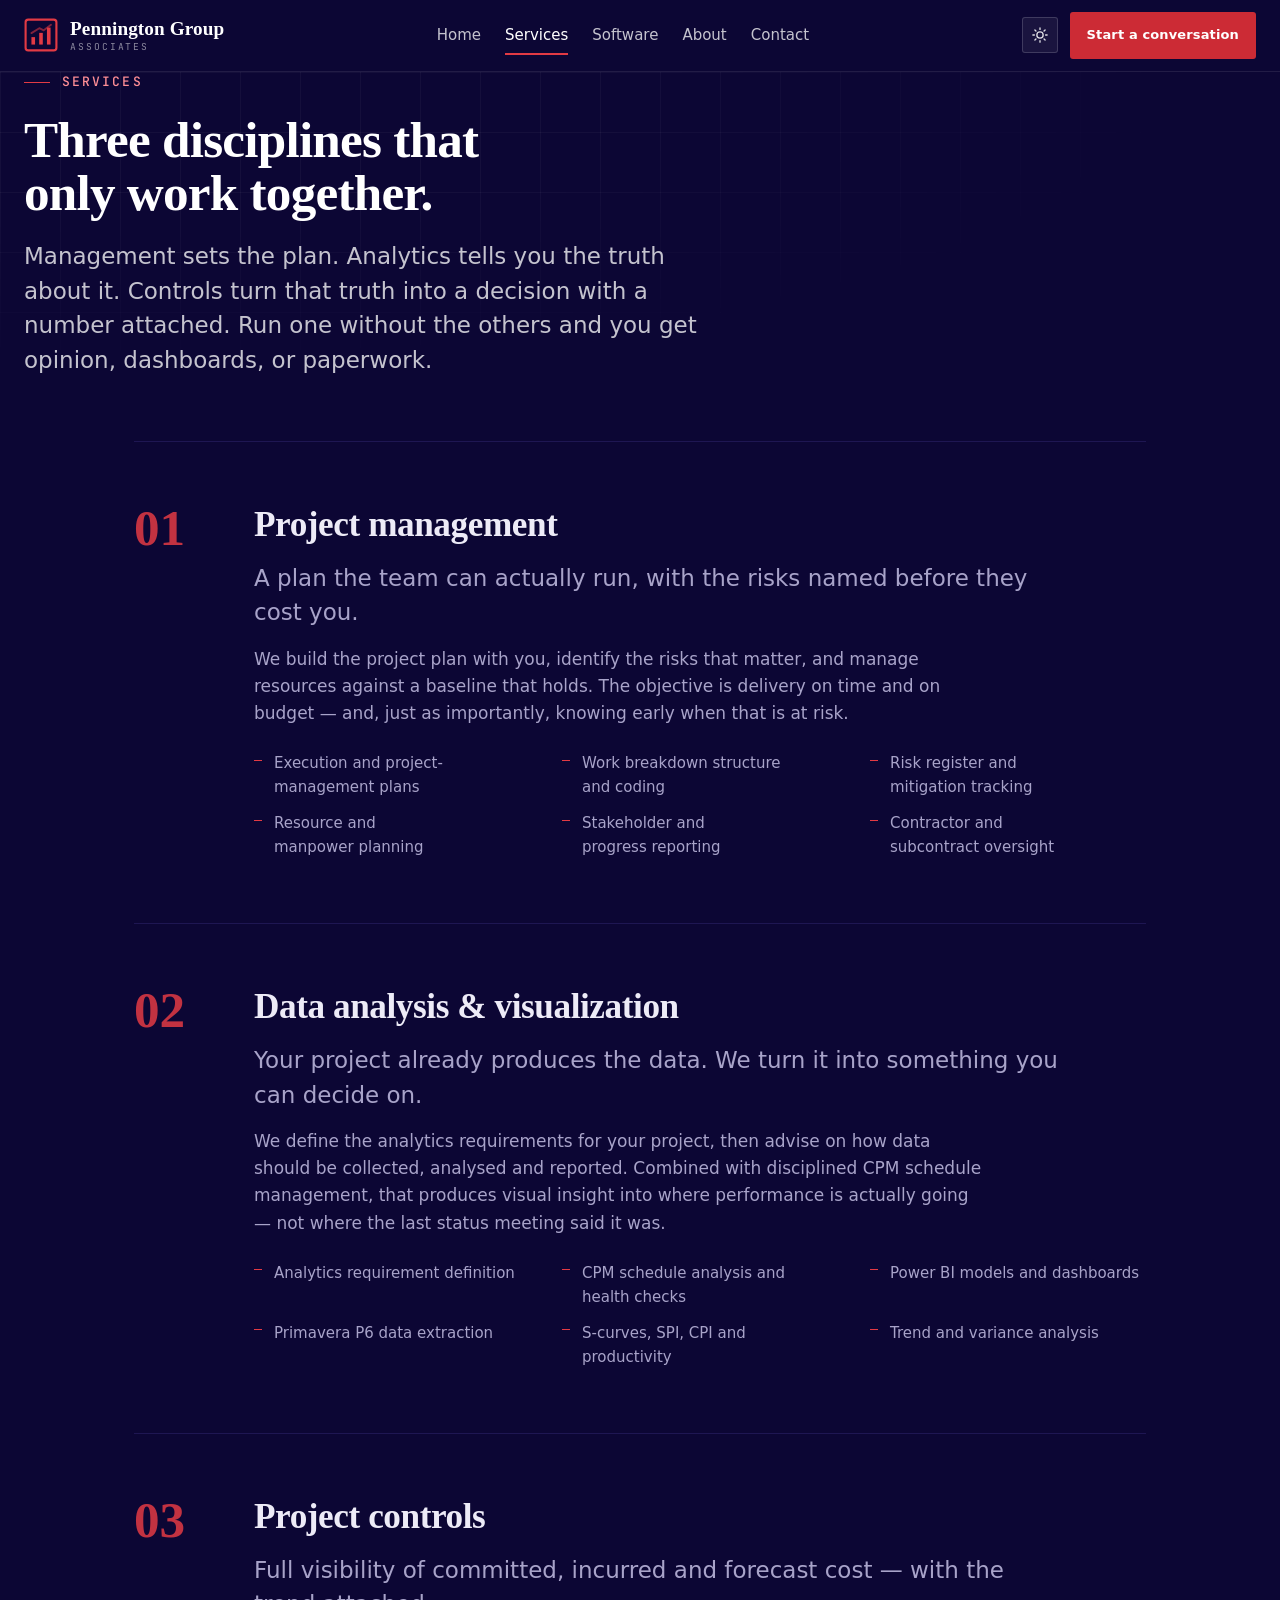
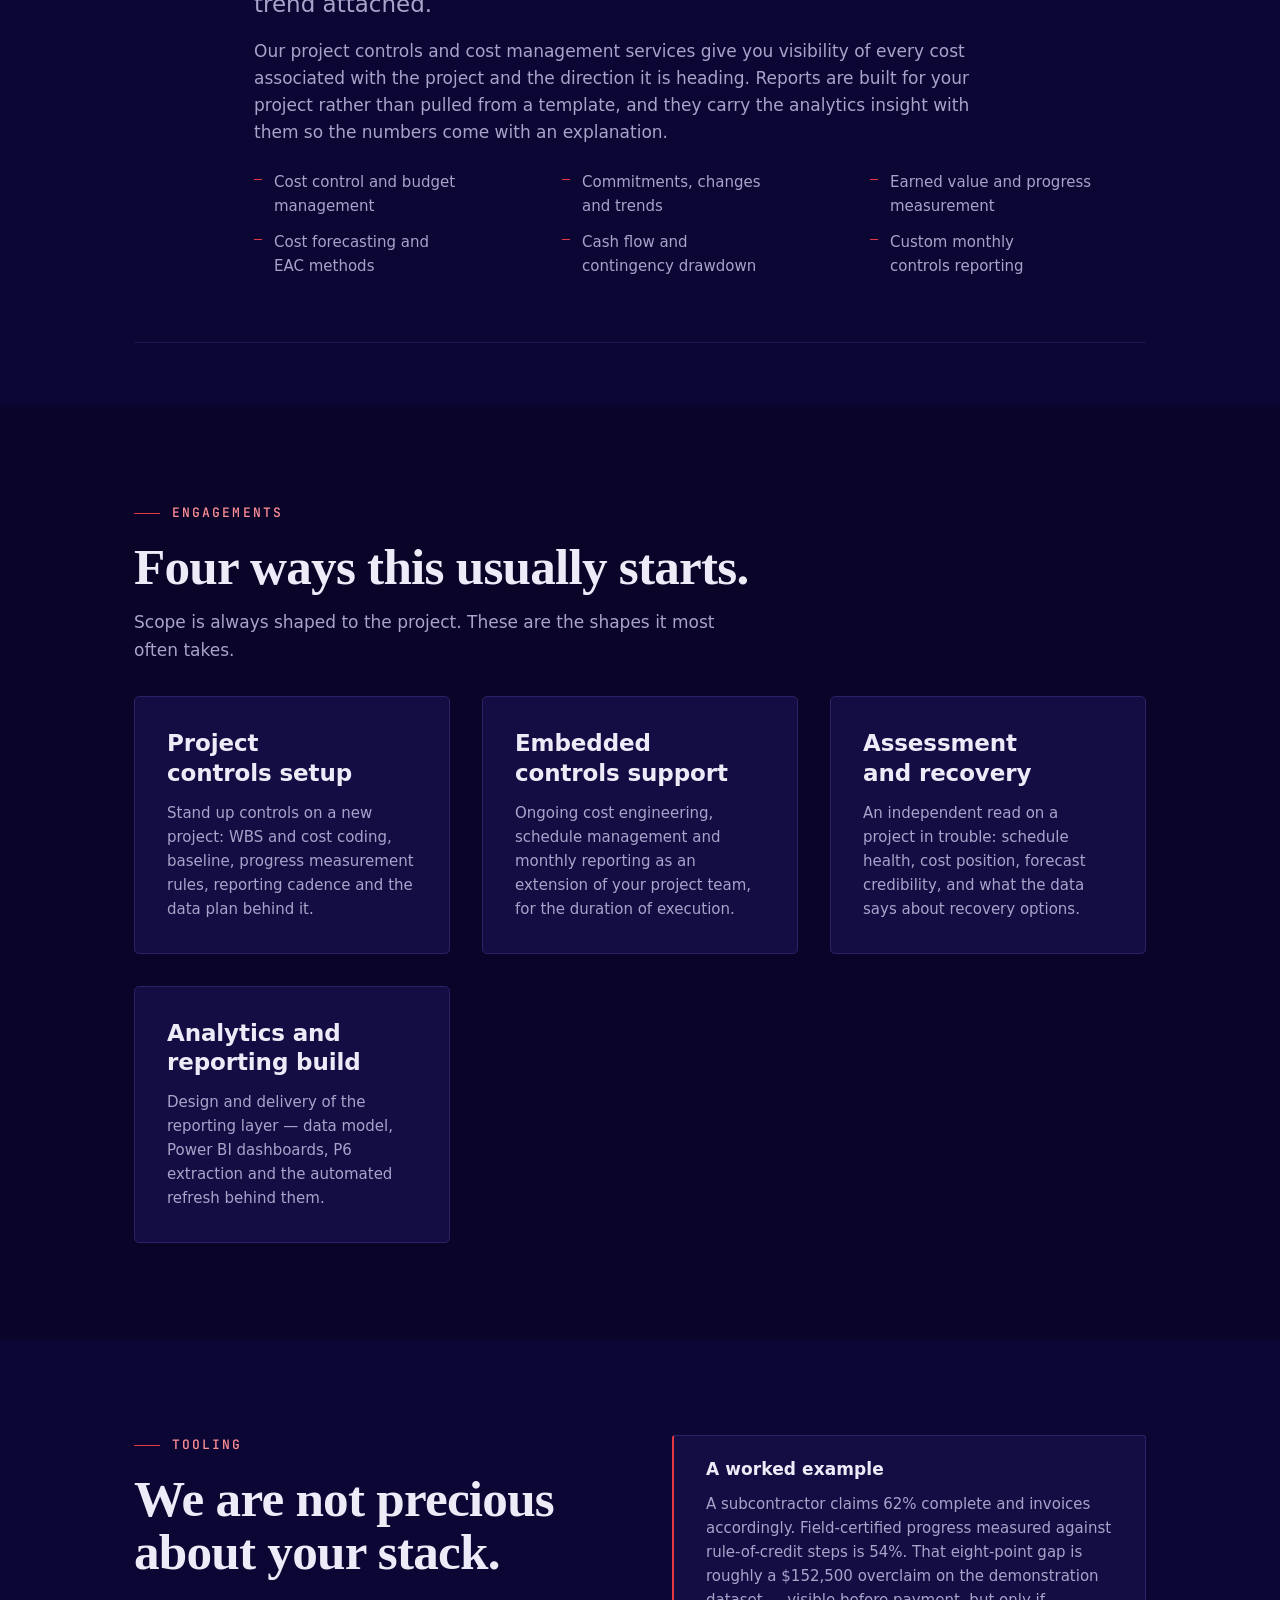
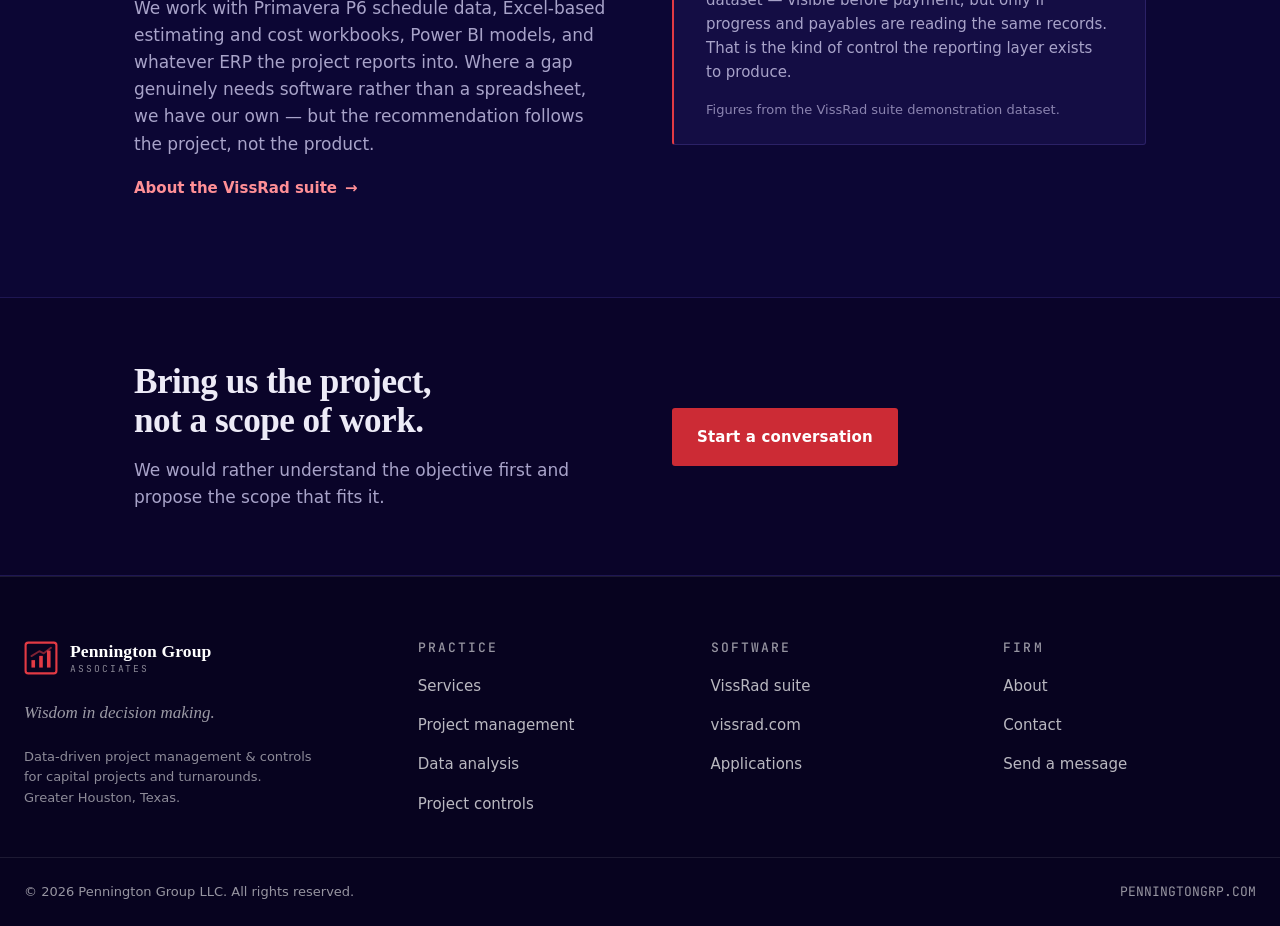
<file: services.html>
<!DOCTYPE html>
<html lang="en" data-theme="dark">
<head>
<meta charset="utf-8">
<meta name="viewport" content="width=device-width, initial-scale=1">
<title>Services — Pennington Group Associates</title>
<meta name="description" content="Project management, data analysis and visualization, and project controls for industrial capital projects and turnarounds: WBS, earned value, cost forecasting, CPM schedule management and Power BI reporting.">
<meta name="author" content="Pennington Group Associates">
<meta name="theme-color" content="#0c0634">
<link rel="icon" href="favicon.svg" type="image/svg+xml">
<link rel="canonical" href="https://penningtongrp.com/services.html">
<meta property="og:type" content="website">
<meta property="og:site_name" content="Pennington Group Associates">
<meta property="og:title" content="Services — Pennington Group Associates">
<meta property="og:description" content="Project management, data analysis and visualization, and project controls for industrial capital projects and turnarounds: WBS, earned value, cost forecasting, CPM schedule management and Power BI reporting.">
<meta property="og:url" content="https://penningtongrp.com/services.html">
<meta name="twitter:card" content="summary_large_image">
<script>try{var s=window['local'+'Storage'],t=s&&s.getItem('pga-theme');if(t==='light'||t==='dark')document.documentElement.setAttribute('data-theme',t);}catch(e){}</script>
<link rel="preconnect" href="https://api.fontshare.com" crossorigin>
<link rel="preconnect" href="https://fonts.googleapis.com">
<link rel="preconnect" href="https://fonts.gstatic.com" crossorigin>
<link href="https://api.fontshare.com/v2/css?f[]=bespoke-serif@400,401,500,501,700,701&f[]=satoshi@400,500,700&display=swap" rel="stylesheet">
<link href="https://fonts.googleapis.com/css2?family=JetBrains+Mono:wght@400;500&display=swap" rel="stylesheet">
<link rel="stylesheet" href="assets/css/base.css">
<link rel="stylesheet" href="assets/css/style.css">
</head>
<body>
<a class="sr-only" href="#main">Skip to content</a>
<header class="header">
  <div class="wrap header__inner">
    <a class="logo" href="index.html" aria-label="Pennington Group Associates — home">
      <svg class="logo__mark" viewBox="0 0 32 32" fill="none" aria-hidden="true"><rect x="1.5" y="1.5" width="29" height="29" rx="2.5" stroke="currentColor" stroke-width="2"/><rect x="7" y="18" width="3.4" height="7" fill="currentColor"/><rect x="14.3" y="14" width="3.4" height="11" fill="currentColor"/><rect x="21.6" y="9" width="3.4" height="16" fill="currentColor"/><path d="M7 14.2 14.4 9.6 18.6 11.6 25.4 6.4" stroke="currentColor" stroke-width="1.8" stroke-linecap="round" stroke-linejoin="round" opacity="0.55"/></svg>
      <span class="logo__type">
        <span class="logo__name">Pennington Group</span>
        <span class="logo__sub">Associates</span>
      </span>
    </a>
    <nav class="nav" aria-label="Primary"><a href="index.html">Home</a><a href="services.html" aria-current="page">Services</a><a href="software.html">Software</a><a href="about.html">About</a><a href="contact.html">Contact</a></nav>
    <div class="header__actions">
      <button class="icon-btn" type="button" data-theme-toggle aria-label="Switch between dark and light theme"><svg width="17" height="17" viewBox="0 0 24 24" fill="none" stroke="currentColor" stroke-width="2" stroke-linecap="round" aria-hidden="true"><circle cx="12" cy="12" r="4.2"/><path d="M12 2v2.4M12 19.6V22M2 12h2.4M19.6 12H22M4.9 4.9l1.7 1.7M17.4 17.4l1.7 1.7M19.1 4.9l-1.7 1.7M6.6 17.4l-1.7 1.7"/></svg></button>
      <button class="icon-btn burger" type="button" data-burger aria-expanded="false" aria-label="Open menu">
        <svg width="17" height="17" viewBox="0 0 24 24" fill="none" stroke="currentColor" stroke-width="2" stroke-linecap="round" aria-hidden="true"><path d="M3 6h18M3 12h18M3 18h18"/></svg>
      </button>
      <a class="btn btn--primary btn--sm" href="contact.html">Start a conversation</a>
    </div>
  </div>
  <div class="drawer" data-drawer data-open="false">
    <div class="wrap">
      <a href="index.html">Home</a><a href="services.html" aria-current="page">Services</a><a href="software.html">Software</a><a href="about.html">About</a><a href="contact.html">Contact</a>
      <a class="btn btn--primary" href="contact.html">Start a conversation</a>
    </div>
  </div>
</header>
<main id="main">

<section class="pagehead">
  <div class="wrap">
    <div class="pagehead__inner">
      <p class="eyebrow">Services</p>
      <h1 class="h-hero">Three disciplines that only work together.</h1>
      <p class="lede">Management sets the plan. Analytics tells you the truth about it. Controls
        turn that truth into a decision with a number attached. Run one without the others and
        you get opinion, dashboards, or paperwork.</p>
    </div>
  </div>
</section>

<section class="section--tight">
  <div class="wrap wrap--default">
    <div class="pillars">
      <article class="pillar reveal" id="project-management">
        <div class="pillar__num mono">01</div>
        <div class="pillar__body">
          <h2 class="pillar__title">Project management</h2>
          <p class="lede measure-tight">A plan the team can actually run, with the risks named before they cost you.</p>
          <p class="body-muted measure">We build the project plan with you, identify the risks that matter, and manage resources against a baseline that holds. The objective is delivery on time and on budget — and, just as importantly, knowing early when that is at risk.</p>
          <ul class="pillar__list" role="list"><li>Execution and project-management plans</li><li>Work breakdown structure and coding</li><li>Risk register and mitigation tracking</li><li>Resource and manpower planning</li><li>Stakeholder and progress reporting</li><li>Contractor and subcontract oversight</li></ul>
        </div>
      </article>
      <article class="pillar reveal" id="analytics">
        <div class="pillar__num mono">02</div>
        <div class="pillar__body">
          <h2 class="pillar__title">Data analysis &amp; visualization</h2>
          <p class="lede measure-tight">Your project already produces the data. We turn it into something you can decide on.</p>
          <p class="body-muted measure">We define the analytics requirements for your project, then advise on how data should be collected, analysed and reported. Combined with disciplined CPM schedule management, that produces visual insight into where performance is actually going — not where the last status meeting said it was.</p>
          <ul class="pillar__list" role="list"><li>Analytics requirement definition</li><li>CPM schedule analysis and health checks</li><li>Power BI models and dashboards</li><li>Primavera P6 data extraction</li><li>S-curves, SPI, CPI and productivity</li><li>Trend and variance analysis</li></ul>
        </div>
      </article>
      <article class="pillar reveal" id="controls">
        <div class="pillar__num mono">03</div>
        <div class="pillar__body">
          <h2 class="pillar__title">Project controls</h2>
          <p class="lede measure-tight">Full visibility of committed, incurred and forecast cost — with the trend attached.</p>
          <p class="body-muted measure">Our project controls and cost management services give you visibility of every cost associated with the project and the direction it is heading. Reports are built for your project rather than pulled from a template, and they carry the analytics insight with them so the numbers come with an explanation.</p>
          <ul class="pillar__list" role="list"><li>Cost control and budget management</li><li>Commitments, changes and trends</li><li>Earned value and progress measurement</li><li>Cost forecasting and EAC methods</li><li>Cash flow and contingency drawdown</li><li>Custom monthly controls reporting</li></ul>
        </div>
      </article>
    </div>
  </div>
</section>

<section class="section section--panel">
  <div class="wrap wrap--default stack-lg">
    <div class="sec-head reveal">
      <p class="eyebrow">Engagements</p>
      <h2 class="h-1">Four ways this usually starts.</h2>
      <p class="body-muted">Scope is always shaped to the project. These are the shapes it most
        often takes.</p>
    </div>
    <div class="grid grid-2">
      <article class="card reveal">
        <h3 class="h-3">Project controls setup</h3>
        <p class="small" style="margin-top:var(--space-3)">Stand up controls on a new project: WBS and cost coding, baseline, progress measurement rules, reporting cadence and the data plan behind it.</p>
      </article>
      <article class="card reveal">
        <h3 class="h-3">Embedded controls support</h3>
        <p class="small" style="margin-top:var(--space-3)">Ongoing cost engineering, schedule management and monthly reporting as an extension of your project team, for the duration of execution.</p>
      </article>
      <article class="card reveal">
        <h3 class="h-3">Assessment and recovery</h3>
        <p class="small" style="margin-top:var(--space-3)">An independent read on a project in trouble: schedule health, cost position, forecast credibility, and what the data says about recovery options.</p>
      </article>
      <article class="card reveal">
        <h3 class="h-3">Analytics and reporting build</h3>
        <p class="small" style="margin-top:var(--space-3)">Design and delivery of the reporting layer — data model, Power BI dashboards, P6 extraction and the automated refresh behind them.</p>
      </article>
    </div>
  </div>
</section>

<section class="section">
  <div class="wrap wrap--default split split--top">
    <div class="stack reveal">
      <p class="eyebrow">Tooling</p>
      <h2 class="h-1">We are not precious about your stack.</h2>
      <p class="body-muted measure">We work with Primavera P6 schedule data, Excel-based
        estimating and cost workbooks, Power BI models, and whatever ERP the project reports
        into. Where a gap genuinely needs software rather than a spreadsheet, we have our own —
        but the recommendation follows the project, not the product.</p>
      <p><a class="arrow-link" href="software.html">About the VissRad suite</a></p>
    </div>
    <div class="callout reveal">
      <h3 class="h-4">A worked example</h3>
      <p class="small" style="margin-top:var(--space-3)">A subcontractor claims 62% complete and
        invoices accordingly. Field-certified progress measured against rule-of-credit steps is
        54%. That eight-point gap is roughly a $152,500 overclaim on the demonstration dataset —
        visible before payment, but only if progress and payables are reading the same records.
        That is the kind of control the reporting layer exists to produce.</p>
      <p class="tiny" style="margin-top:var(--space-4)">Figures from the VissRad suite
        demonstration dataset.</p>
    </div>
  </div>
</section>

<section class="cta section--tight">
  <div class="wrap wrap--default split">
    <div class="stack reveal">
      <h2 class="h-2">Bring us the project, not a scope of work.</h2>
      <p class="body-muted">We would rather understand the objective first and propose the scope
        that fits it.</p>
    </div>
    <div class="btn-row reveal" style="align-items:center">
      <a class="btn btn--primary" href="contact.html">Start a conversation</a>
    </div>
  </div>
</section>

</main>
<footer class="footer">
  <div class="wrap footer__grid">
    <div>
      <a class="logo" href="index.html" aria-label="Pennington Group Associates — home">
        <svg class="logo__mark" viewBox="0 0 32 32" fill="none" aria-hidden="true"><rect x="1.5" y="1.5" width="29" height="29" rx="2.5" stroke="currentColor" stroke-width="2"/><rect x="7" y="18" width="3.4" height="7" fill="currentColor"/><rect x="14.3" y="14" width="3.4" height="11" fill="currentColor"/><rect x="21.6" y="9" width="3.4" height="16" fill="currentColor"/><path d="M7 14.2 14.4 9.6 18.6 11.6 25.4 6.4" stroke="currentColor" stroke-width="1.8" stroke-linecap="round" stroke-linejoin="round" opacity="0.55"/></svg>
        <span class="logo__type">
          <span class="logo__name">Pennington Group</span>
          <span class="logo__sub">Associates</span>
        </span>
      </a>
      <p class="footer__tag">Wisdom in decision making.</p>
      <p class="tiny" style="margin-top:var(--space-5)">Data-driven project management &amp; controls<br>for capital projects and turnarounds.<br>Greater Houston, Texas.</p>
    </div>
    <div>
      <h4>Practice</h4>
      <ul role="list">
        <li><a href="services.html">Services</a></li>
        <li><a href="services.html#project-management">Project management</a></li>
        <li><a href="services.html#analytics">Data analysis</a></li>
        <li><a href="services.html#controls">Project controls</a></li>
      </ul>
    </div>
    <div>
      <h4>Software</h4>
      <ul role="list">
        <li><a href="software.html">VissRad suite</a></li>
        <li><a href="https://vissrad.com" rel="noopener">vissrad.com</a></li>
        <li><a href="software.html#modules">Applications</a></li>
      </ul>
    </div>
    <div>
      <h4>Firm</h4>
      <ul role="list">
        <li><a href="about.html">About</a></li>
        <li><a href="contact.html">Contact</a></li>
        <li><a href="contact.html">Send a message</a></li>
      </ul>
    </div>
  </div>
  <div class="wrap footer__base">
    <span>&copy; 2026 Pennington Group LLC. All rights reserved.</span>
    <span class="mono">PENNINGTONGRP.COM</span>
  </div>
</footer>
<script src="assets/js/main.js" defer></script>
</body>
</html>
</file>
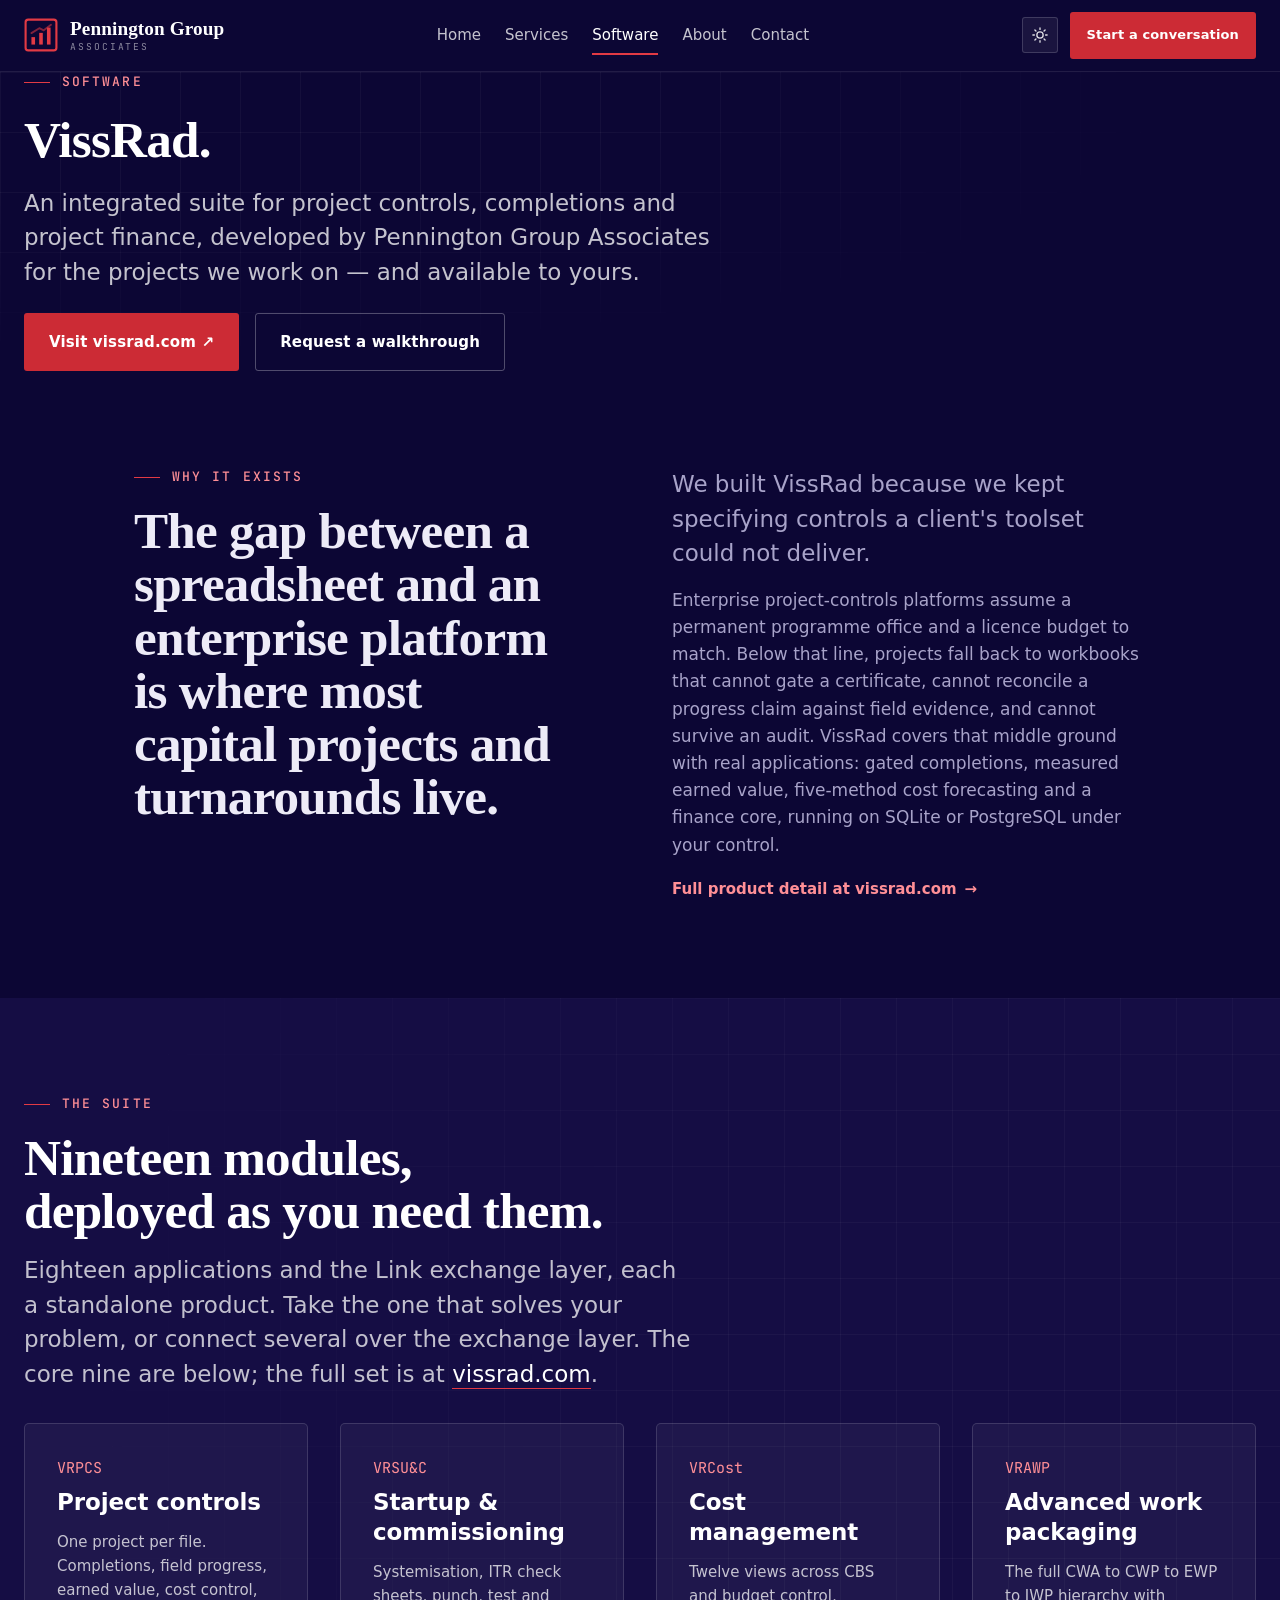
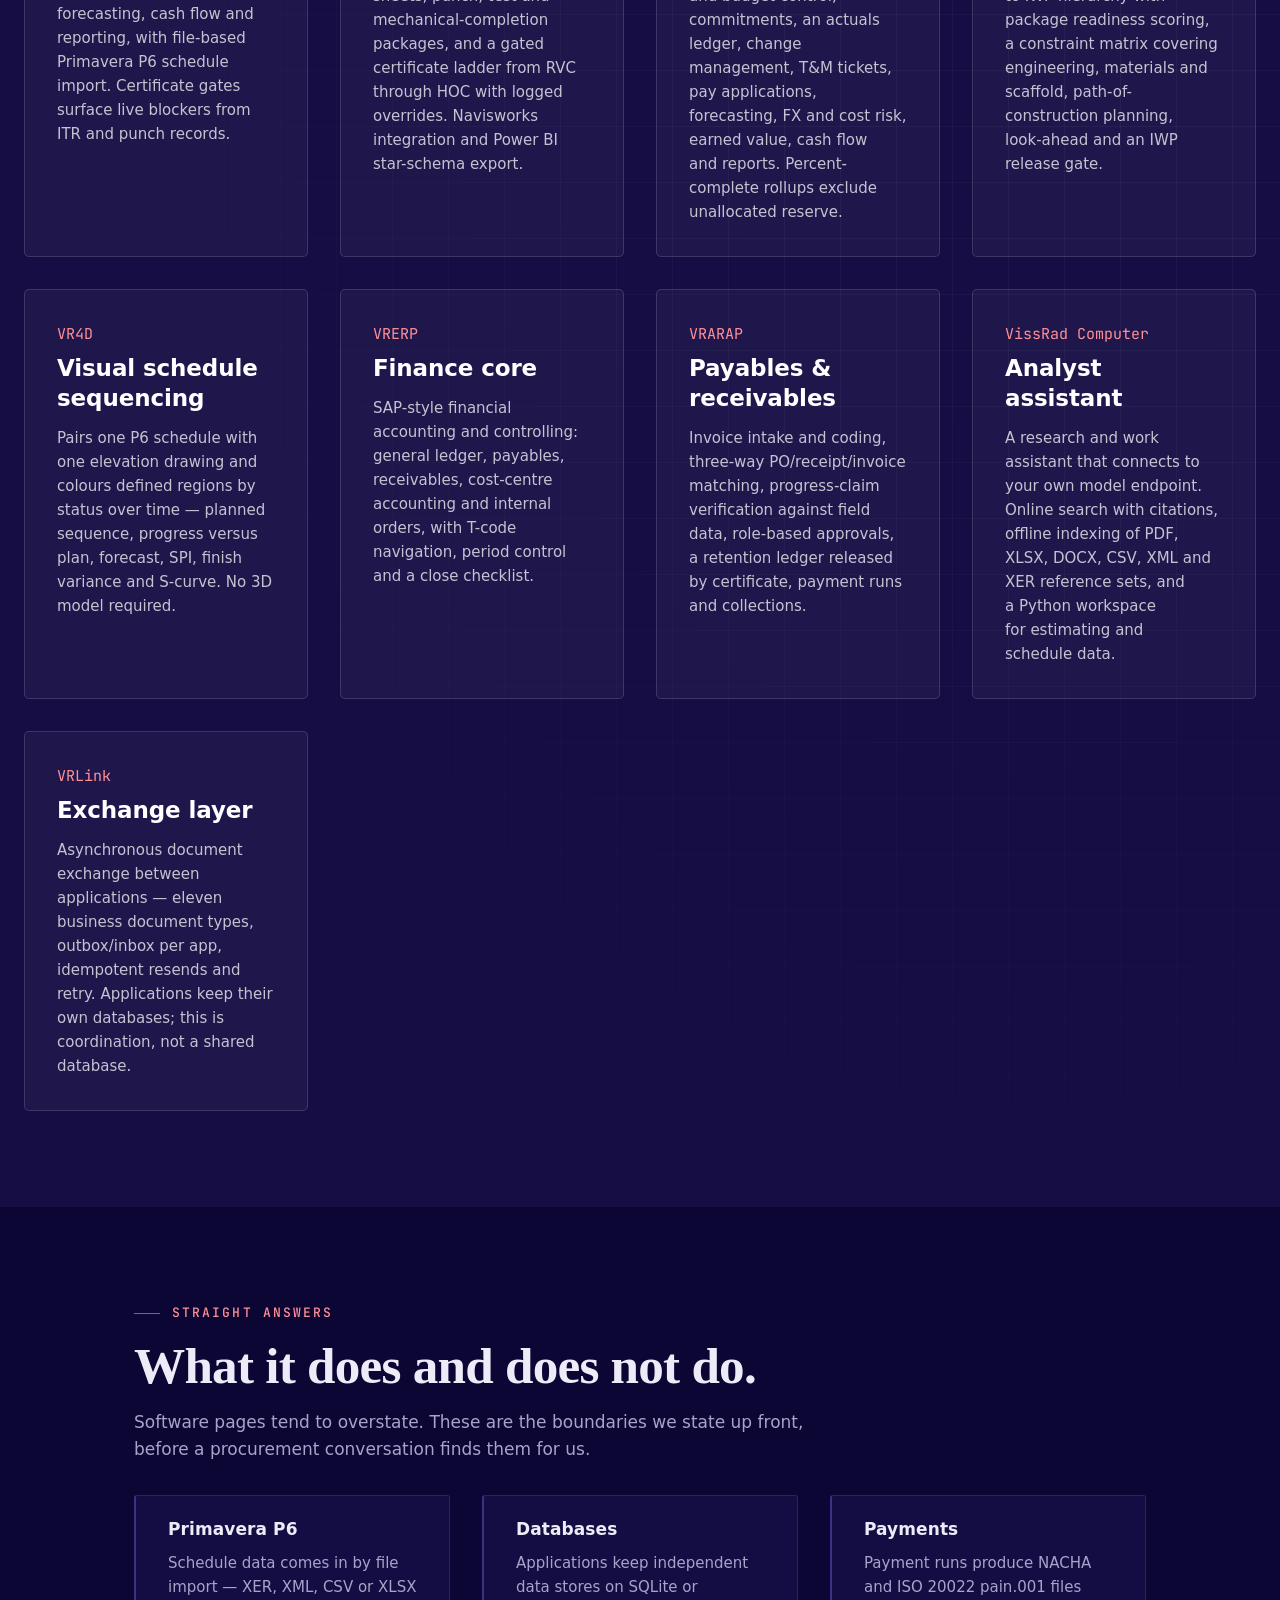
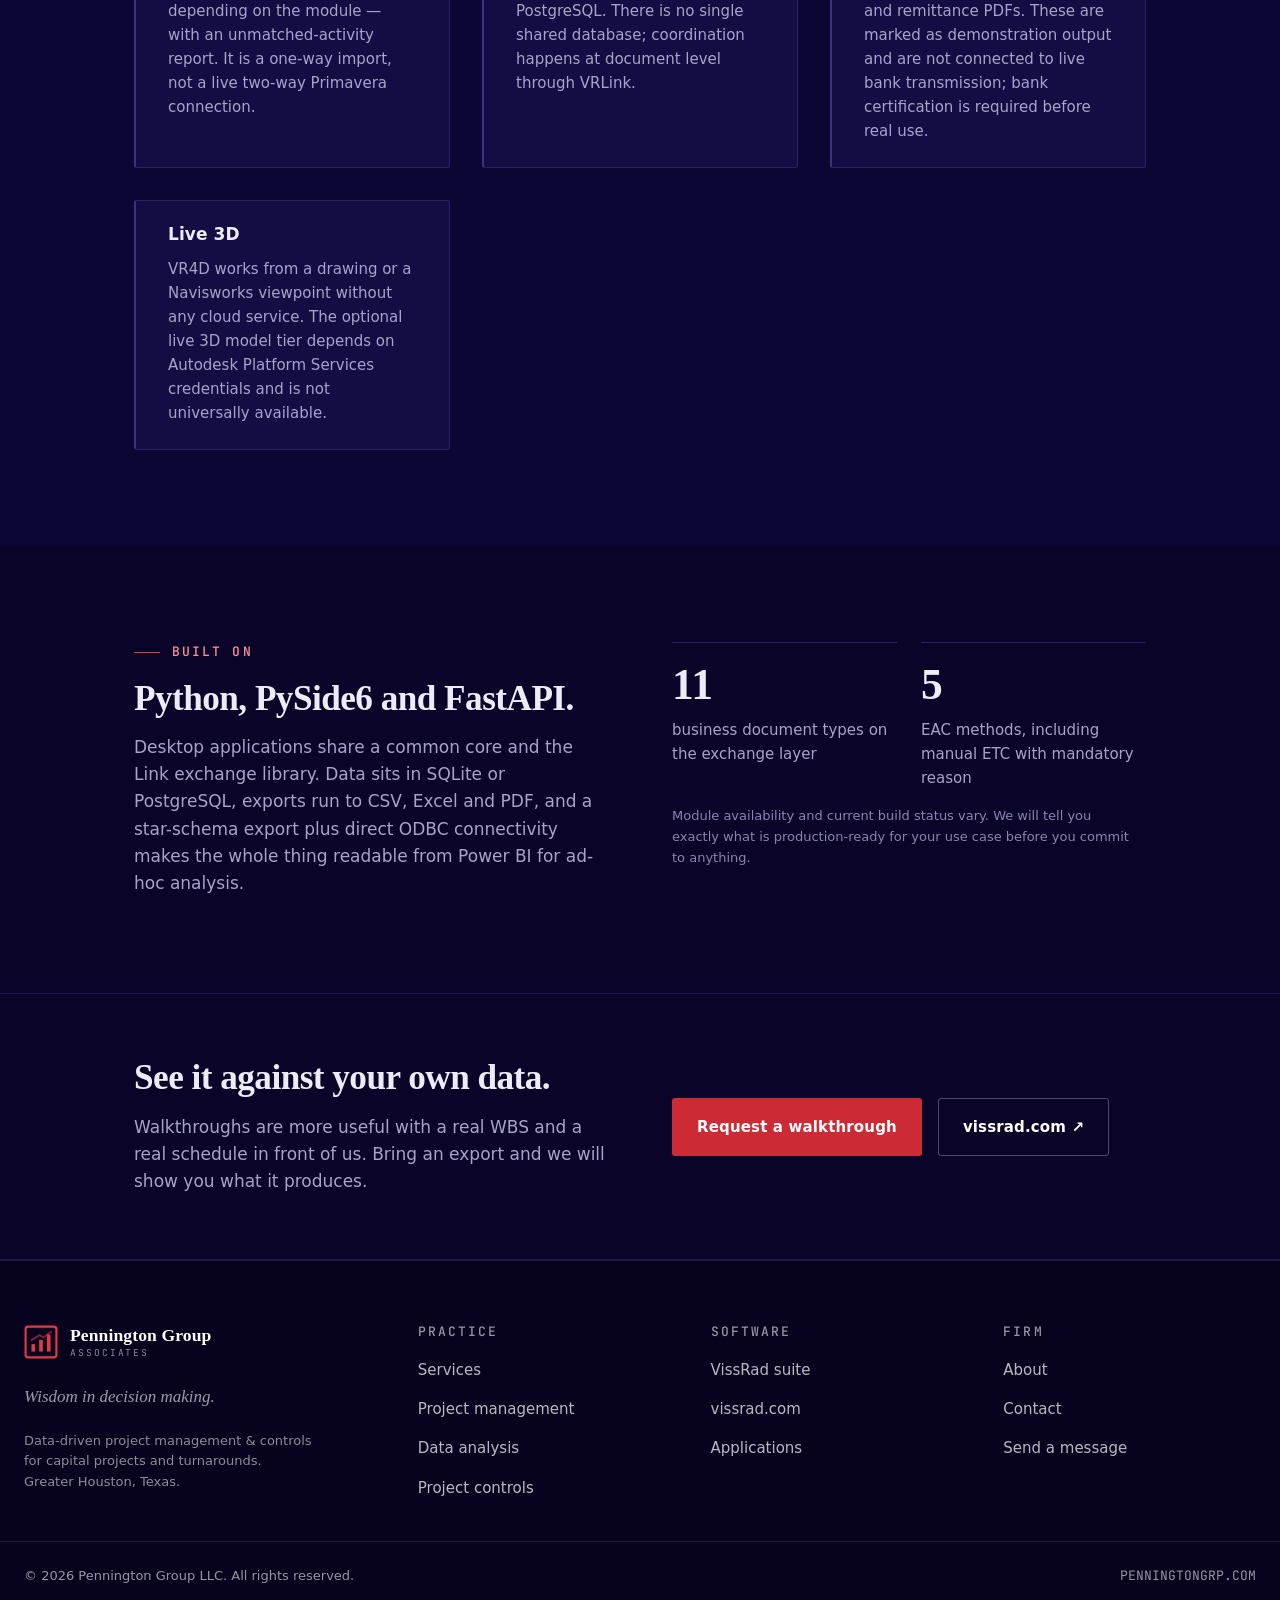
<file: software.html>
<!DOCTYPE html>
<html lang="en" data-theme="dark">
<head>
<meta charset="utf-8">
<meta name="viewport" content="width=device-width, initial-scale=1">
<title>VissRad software suite — Pennington Group Associates</title>
<meta name="description" content="VissRad is an integrated suite for project controls, completions and project finance built by Pennington Group Associates: PCS, SU&amp;C, Cost, AWP, 4D, ERP, ARAP and the Link exchange layer.">
<meta name="author" content="Pennington Group Associates">
<meta name="theme-color" content="#0c0634">
<link rel="icon" href="favicon.svg" type="image/svg+xml">
<link rel="canonical" href="https://penningtongrp.com/software.html">
<meta property="og:type" content="website">
<meta property="og:site_name" content="Pennington Group Associates">
<meta property="og:title" content="VissRad software suite — Pennington Group Associates">
<meta property="og:description" content="VissRad is an integrated suite for project controls, completions and project finance built by Pennington Group Associates: PCS, SU&amp;C, Cost, AWP, 4D, ERP, ARAP and the Link exchange layer.">
<meta property="og:url" content="https://penningtongrp.com/software.html">
<meta name="twitter:card" content="summary_large_image">
<script>try{var s=window['local'+'Storage'],t=s&&s.getItem('pga-theme');if(t==='light'||t==='dark')document.documentElement.setAttribute('data-theme',t);}catch(e){}</script>
<link rel="preconnect" href="https://api.fontshare.com" crossorigin>
<link rel="preconnect" href="https://fonts.googleapis.com">
<link rel="preconnect" href="https://fonts.gstatic.com" crossorigin>
<link href="https://api.fontshare.com/v2/css?f[]=bespoke-serif@400,401,500,501,700,701&f[]=satoshi@400,500,700&display=swap" rel="stylesheet">
<link href="https://fonts.googleapis.com/css2?family=JetBrains+Mono:wght@400;500&display=swap" rel="stylesheet">
<link rel="stylesheet" href="assets/css/base.css">
<link rel="stylesheet" href="assets/css/style.css">
</head>
<body>
<a class="sr-only" href="#main">Skip to content</a>
<header class="header">
  <div class="wrap header__inner">
    <a class="logo" href="index.html" aria-label="Pennington Group Associates — home">
      <svg class="logo__mark" viewBox="0 0 32 32" fill="none" aria-hidden="true"><rect x="1.5" y="1.5" width="29" height="29" rx="2.5" stroke="currentColor" stroke-width="2"/><rect x="7" y="18" width="3.4" height="7" fill="currentColor"/><rect x="14.3" y="14" width="3.4" height="11" fill="currentColor"/><rect x="21.6" y="9" width="3.4" height="16" fill="currentColor"/><path d="M7 14.2 14.4 9.6 18.6 11.6 25.4 6.4" stroke="currentColor" stroke-width="1.8" stroke-linecap="round" stroke-linejoin="round" opacity="0.55"/></svg>
      <span class="logo__type">
        <span class="logo__name">Pennington Group</span>
        <span class="logo__sub">Associates</span>
      </span>
    </a>
    <nav class="nav" aria-label="Primary"><a href="index.html">Home</a><a href="services.html">Services</a><a href="software.html" aria-current="page">Software</a><a href="about.html">About</a><a href="contact.html">Contact</a></nav>
    <div class="header__actions">
      <button class="icon-btn" type="button" data-theme-toggle aria-label="Switch between dark and light theme"><svg width="17" height="17" viewBox="0 0 24 24" fill="none" stroke="currentColor" stroke-width="2" stroke-linecap="round" aria-hidden="true"><circle cx="12" cy="12" r="4.2"/><path d="M12 2v2.4M12 19.6V22M2 12h2.4M19.6 12H22M4.9 4.9l1.7 1.7M17.4 17.4l1.7 1.7M19.1 4.9l-1.7 1.7M6.6 17.4l-1.7 1.7"/></svg></button>
      <button class="icon-btn burger" type="button" data-burger aria-expanded="false" aria-label="Open menu">
        <svg width="17" height="17" viewBox="0 0 24 24" fill="none" stroke="currentColor" stroke-width="2" stroke-linecap="round" aria-hidden="true"><path d="M3 6h18M3 12h18M3 18h18"/></svg>
      </button>
      <a class="btn btn--primary btn--sm" href="contact.html">Start a conversation</a>
    </div>
  </div>
  <div class="drawer" data-drawer data-open="false">
    <div class="wrap">
      <a href="index.html">Home</a><a href="services.html">Services</a><a href="software.html" aria-current="page">Software</a><a href="about.html">About</a><a href="contact.html">Contact</a>
      <a class="btn btn--primary" href="contact.html">Start a conversation</a>
    </div>
  </div>
</header>
<main id="main">

<section class="pagehead">
  <div class="wrap">
    <div class="pagehead__inner">
      <p class="eyebrow">Software</p>
      <h1 class="h-hero">VissRad.</h1>
      <p class="lede">An integrated suite for project controls, completions and project finance,
        developed by Pennington Group Associates for the projects we work on — and available to
        yours.</p>
      <div class="btn-row" style="margin-top:var(--space-6)">
        <a class="btn btn--primary" href="https://vissrad.com" rel="noopener">Visit vissrad.com &nearr;</a>
        <a class="btn btn--ghost" href="contact.html">Request a walkthrough</a>
      </div>
    </div>
  </div>
</section>

<section class="section">
  <div class="wrap wrap--default split split--top">
    <div class="stack reveal">
      <p class="eyebrow">Why it exists</p>
      <h2 class="h-1">The gap between a spreadsheet and an enterprise platform is where most
        capital projects and turnarounds live.</h2>
    </div>
    <div class="stack reveal">
      <p class="lede">We built VissRad because we kept specifying controls a client's toolset
        could not deliver.</p>
      <p class="body-muted">Enterprise project-controls platforms assume a permanent programme
        office and a licence budget to match. Below that line, projects fall back to workbooks
        that cannot gate a certificate, cannot reconcile a progress claim against field
        evidence, and cannot survive an audit. VissRad covers that middle ground with real
        applications: gated completions, measured earned value, five-method cost forecasting and
        a finance core, running on SQLite or PostgreSQL under your control.</p>
      <p><a class="arrow-link" href="https://vissrad.com" rel="noopener">Full product detail at vissrad.com</a></p>
    </div>
  </div>
</section>

<section class="band section" id="modules">
  <div class="wrap wrap--wide stack-lg">
    <div class="sec-head reveal">
      <p class="eyebrow">The suite</p>
      <h2 class="h-1">Nineteen modules, deployed as you need them.</h2>
      <p class="lede">Eighteen applications and the Link exchange layer, each a standalone product. Take the one that solves your problem, or
        connect several over the exchange layer. The core nine are below; the full set is at <a class="link" href="https://vissrad.com/modules.html" rel="noopener">vissrad.com</a>.</p>
    </div>
    <div class="grid grid-3">
      <article class="card reveal">
        <p class="mono" style="font-size:var(--text-sm);color:var(--color-accent-text)">VRPCS</p>
        <h3 class="h-3" style="margin-top:var(--space-2)">Project controls</h3>
        <p class="small" style="margin-top:var(--space-3)">One project per file. Completions, field progress, earned value, cost control, forecasting, cash flow and reporting, with file-based Primavera P6 schedule import. Certificate gates surface live blockers from ITR and punch records.</p>
      </article>
      <article class="card reveal">
        <p class="mono" style="font-size:var(--text-sm);color:var(--color-accent-text)">VRSU&amp;C</p>
        <h3 class="h-3" style="margin-top:var(--space-2)">Startup &amp; commissioning</h3>
        <p class="small" style="margin-top:var(--space-3)">Systemisation, ITR check sheets, punch, test and mechanical-completion packages, and a gated certificate ladder from RVC through HOC with logged overrides. Navisworks integration and Power BI star-schema export.</p>
      </article>
      <article class="card reveal">
        <p class="mono" style="font-size:var(--text-sm);color:var(--color-accent-text)">VRCost</p>
        <h3 class="h-3" style="margin-top:var(--space-2)">Cost management</h3>
        <p class="small" style="margin-top:var(--space-3)">Twelve views across CBS and budget control, commitments, an actuals ledger, change management, T&amp;M tickets, pay applications, forecasting, FX and cost risk, earned value, cash flow and reports. Percent-complete rollups exclude unallocated reserve.</p>
      </article>
      <article class="card reveal">
        <p class="mono" style="font-size:var(--text-sm);color:var(--color-accent-text)">VRAWP</p>
        <h3 class="h-3" style="margin-top:var(--space-2)">Advanced work packaging</h3>
        <p class="small" style="margin-top:var(--space-3)">The full CWA to CWP to EWP to IWP hierarchy with package readiness scoring, a constraint matrix covering engineering, materials and scaffold, path-of-construction planning, look-ahead and an IWP release gate.</p>
      </article>
      <article class="card reveal">
        <p class="mono" style="font-size:var(--text-sm);color:var(--color-accent-text)">VR4D</p>
        <h3 class="h-3" style="margin-top:var(--space-2)">Visual schedule sequencing</h3>
        <p class="small" style="margin-top:var(--space-3)">Pairs one P6 schedule with one elevation drawing and colours defined regions by status over time — planned sequence, progress versus plan, forecast, SPI, finish variance and S-curve. No 3D model required.</p>
      </article>
      <article class="card reveal">
        <p class="mono" style="font-size:var(--text-sm);color:var(--color-accent-text)">VRERP</p>
        <h3 class="h-3" style="margin-top:var(--space-2)">Finance core</h3>
        <p class="small" style="margin-top:var(--space-3)">SAP-style financial accounting and controlling: general ledger, payables, receivables, cost-centre accounting and internal orders, with T-code navigation, period control and a close checklist.</p>
      </article>
      <article class="card reveal">
        <p class="mono" style="font-size:var(--text-sm);color:var(--color-accent-text)">VRARAP</p>
        <h3 class="h-3" style="margin-top:var(--space-2)">Payables &amp; receivables</h3>
        <p class="small" style="margin-top:var(--space-3)">Invoice intake and coding, three-way PO/receipt/invoice matching, progress-claim verification against field data, role-based approvals, a retention ledger released by certificate, payment runs and collections.</p>
      </article>
      <article class="card reveal">
        <p class="mono" style="font-size:var(--text-sm);color:var(--color-accent-text)">VissRad Computer</p>
        <h3 class="h-3" style="margin-top:var(--space-2)">Analyst assistant</h3>
        <p class="small" style="margin-top:var(--space-3)">A research and work assistant that connects to your own model endpoint. Online search with citations, offline indexing of PDF, XLSX, DOCX, CSV, XML and XER reference sets, and a Python workspace for estimating and schedule data.</p>
      </article>
      <article class="card reveal">
        <p class="mono" style="font-size:var(--text-sm);color:var(--color-accent-text)">VRLink</p>
        <h3 class="h-3" style="margin-top:var(--space-2)">Exchange layer</h3>
        <p class="small" style="margin-top:var(--space-3)">Asynchronous document exchange between applications — eleven business document types, outbox/inbox per app, idempotent resends and retry. Applications keep their own databases; this is coordination, not a shared database.</p>
      </article>
    </div>
  </div>
</section>

<section class="section">
  <div class="wrap wrap--default stack-lg">
    <div class="sec-head reveal">
      <p class="eyebrow">Straight answers</p>
      <h2 class="h-1">What it does and does not do.</h2>
      <p class="body-muted">Software pages tend to overstate. These are the boundaries we state
        up front, before a procurement conversation finds them for us.</p>
    </div>
    <div class="grid grid-2">
      <div class="callout callout--neutral reveal">
        <h3 class="h-4">Primavera P6</h3>
        <p class="small" style="margin-top:var(--space-3)">Schedule data comes in by file import —
          XER, XML, CSV or XLSX depending on the module — with an unmatched-activity report. It is
          a one-way import, not a live two-way Primavera connection.</p>
      </div>
      <div class="callout callout--neutral reveal">
        <h3 class="h-4">Databases</h3>
        <p class="small" style="margin-top:var(--space-3)">Applications keep independent data
          stores on SQLite or PostgreSQL. There is no single shared database; coordination happens
          at document level through VRLink.</p>
      </div>
      <div class="callout callout--neutral reveal">
        <h3 class="h-4">Payments</h3>
        <p class="small" style="margin-top:var(--space-3)">Payment runs produce NACHA and ISO 20022
          pain.001 files and remittance PDFs. These are marked as demonstration output and are not
          connected to live bank transmission; bank certification is required before real use.</p>
      </div>
      <div class="callout callout--neutral reveal">
        <h3 class="h-4">Live 3D</h3>
        <p class="small" style="margin-top:var(--space-3)">VR4D works from a drawing or a
          Navisworks viewpoint without any cloud service. The optional live 3D model tier depends
          on Autodesk Platform Services credentials and is not universally available.</p>
      </div>
    </div>
  </div>
</section>

<section class="section section--panel">
  <div class="wrap wrap--default split split--top">
    <div class="stack reveal">
      <p class="eyebrow">Built on</p>
      <h2 class="h-2">Python, PySide6 and FastAPI.</h2>
      <p class="body-muted measure">Desktop applications share a common core and the Link
        exchange library. Data sits in SQLite or PostgreSQL, exports run to CSV, Excel and PDF,
        and a star-schema export plus direct ODBC connectivity makes the whole thing readable
        from Power BI for ad-hoc analysis.</p>
    </div>
    <div class="stack reveal">
      <div class="statrow">
        <div class="stat"><div class="stat__num">11</div><div class="stat__label">business document types on the exchange layer</div></div>
        <div class="stat"><div class="stat__num">5</div><div class="stat__label">EAC methods, including manual ETC with mandatory reason</div></div>
      </div>
      <p class="tiny">Module availability and current build status vary. We will tell you exactly
        what is production-ready for your use case before you commit to anything.</p>
    </div>
  </div>
</section>

<section class="cta section--tight">
  <div class="wrap wrap--default split">
    <div class="stack reveal">
      <h2 class="h-2">See it against your own data.</h2>
      <p class="body-muted">Walkthroughs are more useful with a real WBS and a real schedule in
        front of us. Bring an export and we will show you what it produces.</p>
    </div>
    <div class="btn-row reveal" style="align-items:center">
      <a class="btn btn--primary" href="contact.html">Request a walkthrough</a>
      <a class="btn btn--ghost" href="https://vissrad.com" rel="noopener">vissrad.com &nearr;</a>
    </div>
  </div>
</section>

</main>
<footer class="footer">
  <div class="wrap footer__grid">
    <div>
      <a class="logo" href="index.html" aria-label="Pennington Group Associates — home">
        <svg class="logo__mark" viewBox="0 0 32 32" fill="none" aria-hidden="true"><rect x="1.5" y="1.5" width="29" height="29" rx="2.5" stroke="currentColor" stroke-width="2"/><rect x="7" y="18" width="3.4" height="7" fill="currentColor"/><rect x="14.3" y="14" width="3.4" height="11" fill="currentColor"/><rect x="21.6" y="9" width="3.4" height="16" fill="currentColor"/><path d="M7 14.2 14.4 9.6 18.6 11.6 25.4 6.4" stroke="currentColor" stroke-width="1.8" stroke-linecap="round" stroke-linejoin="round" opacity="0.55"/></svg>
        <span class="logo__type">
          <span class="logo__name">Pennington Group</span>
          <span class="logo__sub">Associates</span>
        </span>
      </a>
      <p class="footer__tag">Wisdom in decision making.</p>
      <p class="tiny" style="margin-top:var(--space-5)">Data-driven project management &amp; controls<br>for capital projects and turnarounds.<br>Greater Houston, Texas.</p>
    </div>
    <div>
      <h4>Practice</h4>
      <ul role="list">
        <li><a href="services.html">Services</a></li>
        <li><a href="services.html#project-management">Project management</a></li>
        <li><a href="services.html#analytics">Data analysis</a></li>
        <li><a href="services.html#controls">Project controls</a></li>
      </ul>
    </div>
    <div>
      <h4>Software</h4>
      <ul role="list">
        <li><a href="software.html">VissRad suite</a></li>
        <li><a href="https://vissrad.com" rel="noopener">vissrad.com</a></li>
        <li><a href="software.html#modules">Applications</a></li>
      </ul>
    </div>
    <div>
      <h4>Firm</h4>
      <ul role="list">
        <li><a href="about.html">About</a></li>
        <li><a href="contact.html">Contact</a></li>
        <li><a href="contact.html">Send a message</a></li>
      </ul>
    </div>
  </div>
  <div class="wrap footer__base">
    <span>&copy; 2026 Pennington Group LLC. All rights reserved.</span>
    <span class="mono">PENNINGTONGRP.COM</span>
  </div>
</footer>
<script src="assets/js/main.js" defer></script>
</body>
</html>
</file>
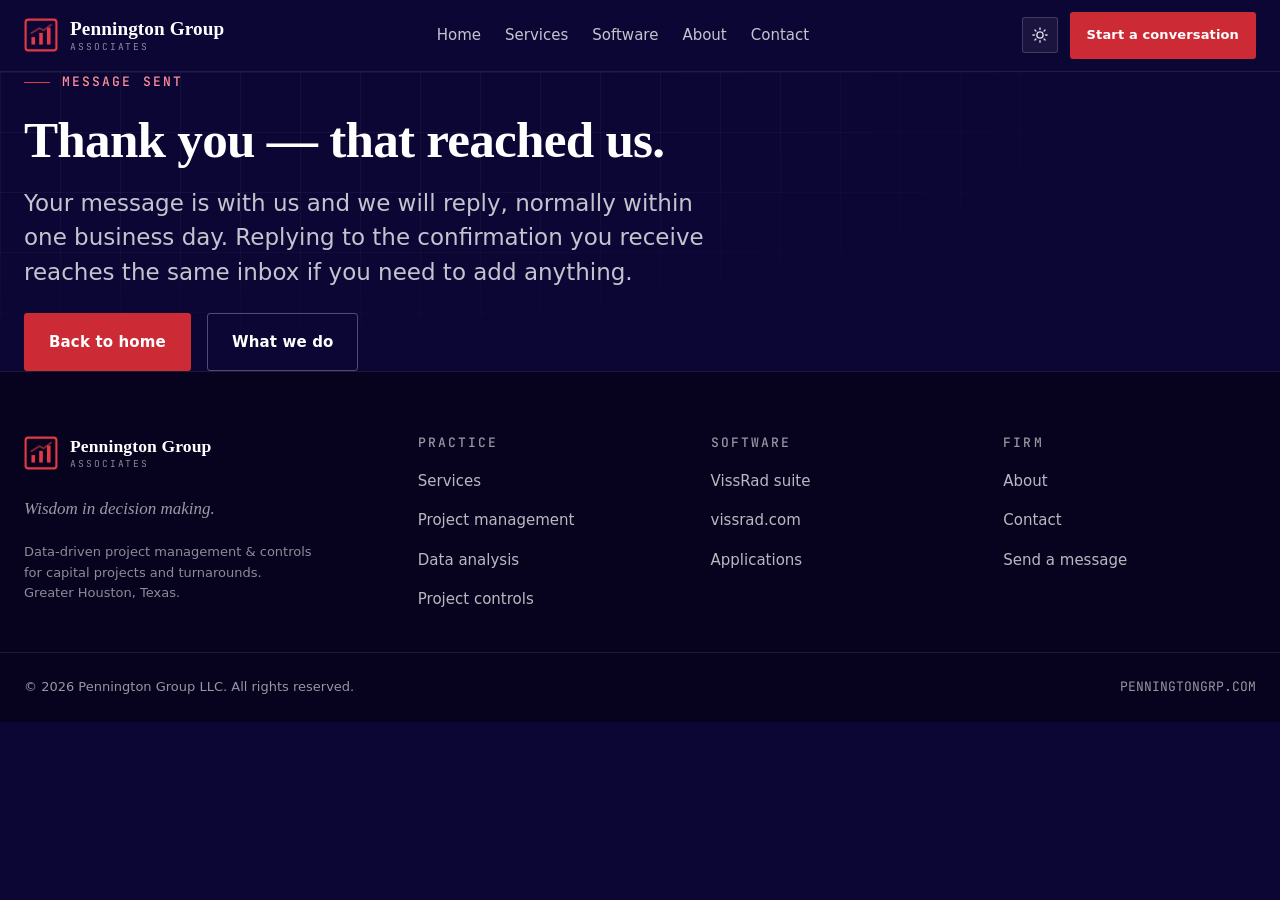
<file: thanks.html>
<!DOCTYPE html>
<html lang="en" data-theme="dark">
<head>
<meta charset="utf-8">
<meta name="viewport" content="width=device-width, initial-scale=1">
<title>Message sent — Pennington Group Associates</title>
<meta name="description" content="Your enquiry has reached Pennington Group Associates.">
<meta name="author" content="Pennington Group Associates">
<meta name="theme-color" content="#0c0634">
<link rel="icon" href="favicon.svg" type="image/svg+xml">
<link rel="canonical" href="https://penningtongrp.com/thanks.html">
<meta property="og:type" content="website">
<meta property="og:site_name" content="Pennington Group Associates">
<meta property="og:title" content="Message sent — Pennington Group Associates">
<meta property="og:description" content="Your enquiry has reached Pennington Group Associates.">
<meta property="og:url" content="https://penningtongrp.com/thanks.html">
<meta name="twitter:card" content="summary_large_image">
<script>try{var s=window['local'+'Storage'],t=s&&s.getItem('pga-theme');if(t==='light'||t==='dark')document.documentElement.setAttribute('data-theme',t);}catch(e){}</script>
<link rel="preconnect" href="https://api.fontshare.com" crossorigin>
<link rel="preconnect" href="https://fonts.googleapis.com">
<link rel="preconnect" href="https://fonts.gstatic.com" crossorigin>
<link href="https://api.fontshare.com/v2/css?f[]=bespoke-serif@400,401,500,501,700,701&f[]=satoshi@400,500,700&display=swap" rel="stylesheet">
<link href="https://fonts.googleapis.com/css2?family=JetBrains+Mono:wght@400;500&display=swap" rel="stylesheet">
<link rel="stylesheet" href="assets/css/base.css">
<link rel="stylesheet" href="assets/css/style.css">
</head>
<body>
<a class="sr-only" href="#main">Skip to content</a>
<header class="header">
  <div class="wrap header__inner">
    <a class="logo" href="index.html" aria-label="Pennington Group Associates — home">
      <svg class="logo__mark" viewBox="0 0 32 32" fill="none" aria-hidden="true"><rect x="1.5" y="1.5" width="29" height="29" rx="2.5" stroke="currentColor" stroke-width="2"/><rect x="7" y="18" width="3.4" height="7" fill="currentColor"/><rect x="14.3" y="14" width="3.4" height="11" fill="currentColor"/><rect x="21.6" y="9" width="3.4" height="16" fill="currentColor"/><path d="M7 14.2 14.4 9.6 18.6 11.6 25.4 6.4" stroke="currentColor" stroke-width="1.8" stroke-linecap="round" stroke-linejoin="round" opacity="0.55"/></svg>
      <span class="logo__type">
        <span class="logo__name">Pennington Group</span>
        <span class="logo__sub">Associates</span>
      </span>
    </a>
    <nav class="nav" aria-label="Primary"><a href="index.html">Home</a><a href="services.html">Services</a><a href="software.html">Software</a><a href="about.html">About</a><a href="contact.html">Contact</a></nav>
    <div class="header__actions">
      <button class="icon-btn" type="button" data-theme-toggle aria-label="Switch between dark and light theme"><svg width="17" height="17" viewBox="0 0 24 24" fill="none" stroke="currentColor" stroke-width="2" stroke-linecap="round" aria-hidden="true"><circle cx="12" cy="12" r="4.2"/><path d="M12 2v2.4M12 19.6V22M2 12h2.4M19.6 12H22M4.9 4.9l1.7 1.7M17.4 17.4l1.7 1.7M19.1 4.9l-1.7 1.7M6.6 17.4l-1.7 1.7"/></svg></button>
      <button class="icon-btn burger" type="button" data-burger aria-expanded="false" aria-label="Open menu">
        <svg width="17" height="17" viewBox="0 0 24 24" fill="none" stroke="currentColor" stroke-width="2" stroke-linecap="round" aria-hidden="true"><path d="M3 6h18M3 12h18M3 18h18"/></svg>
      </button>
      <a class="btn btn--primary btn--sm" href="contact.html">Start a conversation</a>
    </div>
  </div>
  <div class="drawer" data-drawer data-open="false">
    <div class="wrap">
      <a href="index.html">Home</a><a href="services.html">Services</a><a href="software.html">Software</a><a href="about.html">About</a><a href="contact.html">Contact</a>
      <a class="btn btn--primary" href="contact.html">Start a conversation</a>
    </div>
  </div>
</header>
<main id="main">
<section class="pagehead">
  <div class="wrap">
    <div class="pagehead__inner">
      <p class="eyebrow">Message sent</p>
      <h1 class="h-hero">Thank you &mdash; that reached us.</h1>
      <p class="lede">Your message is with us and we will reply, normally within one business
        day. Replying to the confirmation you receive reaches the same inbox if you need to add anything.</p>
      <div class="btn-row" style="margin-top:var(--space-6)">
        <a class="btn btn--primary" href="/">Back to home</a>
        <a class="btn btn--ghost" href="/services.html">What we do</a>
      </div>
    </div>
  </div>
</section>
</main>
<footer class="footer">
  <div class="wrap footer__grid">
    <div>
      <a class="logo" href="index.html" aria-label="Pennington Group Associates — home">
        <svg class="logo__mark" viewBox="0 0 32 32" fill="none" aria-hidden="true"><rect x="1.5" y="1.5" width="29" height="29" rx="2.5" stroke="currentColor" stroke-width="2"/><rect x="7" y="18" width="3.4" height="7" fill="currentColor"/><rect x="14.3" y="14" width="3.4" height="11" fill="currentColor"/><rect x="21.6" y="9" width="3.4" height="16" fill="currentColor"/><path d="M7 14.2 14.4 9.6 18.6 11.6 25.4 6.4" stroke="currentColor" stroke-width="1.8" stroke-linecap="round" stroke-linejoin="round" opacity="0.55"/></svg>
        <span class="logo__type">
          <span class="logo__name">Pennington Group</span>
          <span class="logo__sub">Associates</span>
        </span>
      </a>
      <p class="footer__tag">Wisdom in decision making.</p>
      <p class="tiny" style="margin-top:var(--space-5)">Data-driven project management &amp; controls<br>for capital projects and turnarounds.<br>Greater Houston, Texas.</p>
    </div>
    <div>
      <h4>Practice</h4>
      <ul role="list">
        <li><a href="services.html">Services</a></li>
        <li><a href="services.html#project-management">Project management</a></li>
        <li><a href="services.html#analytics">Data analysis</a></li>
        <li><a href="services.html#controls">Project controls</a></li>
      </ul>
    </div>
    <div>
      <h4>Software</h4>
      <ul role="list">
        <li><a href="software.html">VissRad suite</a></li>
        <li><a href="https://vissrad.com" rel="noopener">vissrad.com</a></li>
        <li><a href="software.html#modules">Applications</a></li>
      </ul>
    </div>
    <div>
      <h4>Firm</h4>
      <ul role="list">
        <li><a href="about.html">About</a></li>
        <li><a href="contact.html">Contact</a></li>
        <li><a href="contact.html">Send a message</a></li>
      </ul>
    </div>
  </div>
  <div class="wrap footer__base">
    <span>&copy; 2026 Pennington Group LLC. All rights reserved.</span>
    <span class="mono">PENNINGTONGRP.COM</span>
  </div>
</footer>
<script src="assets/js/main.js" defer></script>
</body>
</html>
</file>
<file: assets/css/base.css>
/* base.css — Pennington Group Associates */
*,
*::before,
*::after { box-sizing: border-box; margin: 0; padding: 0; }

html {
  -moz-text-size-adjust: none;
  -webkit-text-size-adjust: none;
  text-size-adjust: none;
  -webkit-font-smoothing: antialiased;
  -moz-osx-font-smoothing: grayscale;
  text-rendering: optimizeLegibility;
  scroll-behavior: smooth;
  scroll-padding-top: var(--space-20);
}

body {
  min-height: 100dvh;
  line-height: 1.6;
  font-family: var(--font-body, sans-serif);
  font-size: var(--text-base);
  color: var(--color-text);
  background-color: var(--color-bg);
  overflow-x: hidden;
}

img, picture, video, canvas, svg { display: block; max-width: 100%; height: auto; }
ul[role='list'], ol[role='list'] { list-style: none; }
input, button, textarea, select { font: inherit; color: inherit; }

h1, h2, h3, h4, h5, h6 { text-wrap: balance; line-height: 1.14; }
p, li, figcaption { text-wrap: pretty; max-width: 72ch; }

a { color: inherit; }

::selection { background: color-mix(in oklab, var(--color-primary) 30%, transparent); color: var(--color-text); }

:focus-visible { outline: 2px solid var(--color-focus); outline-offset: 3px; border-radius: var(--radius-sm); }

@media (prefers-reduced-motion: reduce) {
  *, *::before, *::after {
    animation-duration: 0.01ms !important;
    animation-iteration-count: 1 !important;
    transition-duration: 0.01ms !important;
    scroll-behavior: auto !important;
  }
}

button { cursor: pointer; background: none; border: none; }
table { border-collapse: collapse; width: 100%; }

a, button, [role='button'], [role='link'], input, textarea, select {
  transition: color var(--transition-interactive), background var(--transition-interactive),
    border-color var(--transition-interactive), box-shadow var(--transition-interactive),
    transform var(--transition-interactive), opacity var(--transition-interactive);
}

.sr-only {
  position: absolute; width: 1px; height: 1px; padding: 0; margin: -1px;
  overflow: hidden; clip: rect(0, 0, 0, 0); white-space: nowrap; border-width: 0;
}
</file>
<file: assets/css/style.css>
/* ==========================================================================
   Pennington Group Associates — site styles
   Art direction: the analyst's report. Deep indigo-navy taken from the firm's
   own mark, a high-contrast serif for authority, hairline rules, numbered
   editorial sections, monospaced data labels. One crimson accent.
   ========================================================================== */

:root {
  /* Type scale */
  --text-xs: clamp(0.75rem, 0.7rem + 0.25vw, 0.8125rem);
  --text-sm: clamp(0.875rem, 0.8rem + 0.2vw, 0.9375rem);
  --text-base: clamp(1rem, 0.96rem + 0.2vw, 1.0625rem);
  --text-lg: clamp(1.125rem, 1rem + 0.6vw, 1.4375rem);
  --text-xl: clamp(1.5rem, 1.2rem + 1.25vw, 2.25rem);
  --text-2xl: clamp(2rem, 1.2rem + 2.5vw, 3.3rem);
  --text-3xl: clamp(2.4rem, 1.2rem + 3.6vw, 4.4rem);

  /* Spacing */
  --space-1: 0.25rem;  --space-2: 0.5rem;   --space-3: 0.75rem;
  --space-4: 1rem;     --space-5: 1.25rem;  --space-6: 1.5rem;
  --space-8: 2rem;     --space-10: 2.5rem;  --space-12: 3rem;
  --space-16: 4rem;    --space-20: 5rem;    --space-24: 6rem;
  --space-32: 8rem;

  /* Radius / motion */
  --radius-sm: 0.1875rem;
  --radius-md: 0.3125rem;
  --radius-lg: 0.5rem;
  --radius-full: 9999px;
  --transition-interactive: 180ms cubic-bezier(0.16, 1, 0.3, 1);

  /* Widths */
  --content-narrow: 660px;
  --content-default: 1060px;
  --content-wide: 1300px;

  /* Fonts */
  --font-display: 'Bespoke Serif', 'Iowan Old Style', Georgia, serif;
  --font-body: 'Satoshi', 'Segoe UI', system-ui, sans-serif;
  --font-mono: 'JetBrains Mono', ui-monospace, monospace;

  /* The firm's navy, sampled from its own mark. Used for permanent chassis. */
  --navy: #0c0634;
  --navy-deep: #07031f;
  --navy-raised: #150d44;
}

/* ---------- Dark (brand default) ---------- */
:root,
[data-theme='dark'] {
  --color-bg: #0c0634;
  --color-surface: #140d44;
  --color-surface-2: #1a1152;
  --color-surface-offset: #0a0429;
  --color-border: #2b2166;
  --color-border-strong: #3d3187;
  --color-divider: #1e1652;
  --color-text: #edebf7;
  --color-text-muted: #a8a3c9;
  --color-text-faint: #8b84b0;
  --color-text-inverse: #0c0634;
  --color-primary: #e23a44;
  --color-primary-hover: #f0555e;
  --color-btn: #cc2b35;
  --color-btn-hover: #e23a44;
  --color-on-primary: #ffffff;
  --color-accent-text: #ff8f96;
  --color-focus: #ff8f96;
  --color-good: #52c08a;
  --color-slate: #7b8bc4;
  --color-brass: #d9a94a;
  --grid-line: rgba(255, 255, 255, 0.04);
  --img-veil: 0.6;
  --shadow-md: 0 10px 34px rgba(3, 1, 16, 0.55);
}

/* ---------- Light ---------- */
[data-theme='light'] {
  --color-bg: #f7f6f2;
  --color-surface: #ffffff;
  --color-surface-2: #fbfaf6;
  --color-surface-offset: #eeece4;
  --color-border: #d8d4c9;
  --color-border-strong: #bab5a7;
  --color-divider: #e4e1d8;
  --color-text: #0c0634;
  --color-text-muted: #524d78;
  --color-text-faint: #625d84;
  --color-text-inverse: #ffffff;
  --color-primary: #c62d38;
  --color-primary-hover: #a92028;
  --color-btn: #b3232b;
  --color-btn-hover: #97181f;
  --color-on-primary: #ffffff;
  --color-accent-text: #a92028;
  --color-focus: #c62d38;
  --color-good: #23794f;
  --color-slate: #4d5c92;
  --color-brass: #97701c;
  --grid-line: rgba(12, 6, 52, 0.05);
  --img-veil: 0.48;
  --shadow-md: 0 10px 30px rgba(12, 6, 52, 0.1);
}

/* No prefers-color-scheme fallback by design: dark navy is the brand default
   for every visitor. Light applies only via an explicit toggle. */

/* --------------------------------------------------------------------------
   The navy chassis. These regions stay navy in light mode, so they re-declare
   the token set locally. Without this, accent text and borders resolve against
   the light page and vanish against the navy.
   -------------------------------------------------------------------------- */
.hero,
.band,
.pagehead,
.specstrip,
.footer {
  --color-text: #ffffff;
  --color-text-muted: rgba(255, 255, 255, 0.74);
  --color-text-faint: rgba(255, 255, 255, 0.54);
  --color-accent-text: #ff8f96;
  --color-focus: #ff8f96;
  --color-surface: rgba(255, 255, 255, 0.045);
  --color-surface-2: rgba(255, 255, 255, 0.07);
  --color-border: rgba(255, 255, 255, 0.14);
  --color-border-strong: rgba(255, 255, 255, 0.3);
  --color-btn: #cc2b35;
  --color-btn-hover: #e23a44;
  --color-primary: #e23a44;
}

/* ==========================================================================
   Primitives
   ========================================================================== */

.wrap { width: 100%; max-width: var(--content-wide); margin-inline: auto; padding-inline: var(--space-6); }
.wrap--default { max-width: var(--content-default); }
.wrap--narrow { max-width: var(--content-narrow); }

section { position: relative; }
.section { padding-block: clamp(var(--space-16), 7.5vw, var(--space-32)); }
.section--tight { padding-block: clamp(var(--space-12), 5vw, var(--space-20)); }
.section--rule { border-top: 1px solid var(--color-divider); }
.section--panel { background: var(--color-surface-offset); }

.stack > * + * { margin-top: var(--space-4); }
.stack-lg > * + * { margin-top: var(--space-8); }
.measure { max-width: 68ch; }
.measure-tight { max-width: 56ch; }

.h-hero, .h-1, .h-2, .h-3 {
  font-family: var(--font-display);
  font-weight: 700;
  line-height: 1.04;
  letter-spacing: -0.015em;
  color: var(--color-text);
}
.h-hero { font-size: var(--text-3xl); }
.h-1 { font-size: var(--text-2xl); }
.h-2 { font-size: var(--text-xl); line-height: 1.12; }
.h-3 {
  font-family: var(--font-body);
  font-size: var(--text-lg);
  font-weight: 700;
  line-height: 1.3;
  letter-spacing: -0.005em;
}
.h-4 {
  font-family: var(--font-body);
  font-size: var(--text-base);
  font-weight: 700;
  letter-spacing: 0.005em;
  color: var(--color-text);
}

.lede { font-size: var(--text-lg); line-height: 1.5; color: var(--color-text-muted); }
.body-muted { color: var(--color-text-muted); }
.small { font-size: var(--text-sm); color: var(--color-text-muted); }
.tiny { font-size: var(--text-xs); color: var(--color-text-faint); }
.mono { font-family: var(--font-mono); }

.eyebrow {
  display: flex;
  align-items: center;
  gap: var(--space-3);
  font-family: var(--font-mono);
  font-size: var(--text-xs);
  font-weight: 500;
  letter-spacing: 0.16em;
  text-transform: uppercase;
  color: var(--color-accent-text);
}
.eyebrow::before {
  content: '';
  width: 26px;
  height: 1px;
  background: var(--color-primary);
  flex: none;
}
.eyebrow--plain::before { display: none; }

.sec-head { max-width: 62ch; }
.sec-head > * + * { margin-top: var(--space-4); }

.link {
  color: var(--color-text);
  text-decoration: none;
  border-bottom: 1px solid var(--color-primary);
  padding-bottom: 1px;
  transition: color var(--transition-interactive);
}
.link:hover { color: var(--color-accent-text); }

.arrow-link {
  display: inline-flex;
  align-items: center;
  gap: var(--space-2);
  font-size: var(--text-sm);
  font-weight: 700;
  color: var(--color-accent-text);
  text-decoration: none;
}
.arrow-link::after { content: '→'; transition: transform var(--transition-interactive); }
.arrow-link:hover::after { transform: translateX(4px); }

/* ---------- Buttons ---------- */
.btn {
  display: inline-flex;
  align-items: center;
  justify-content: center;
  gap: var(--space-2);
  padding: var(--space-4) var(--space-6);
  font-family: var(--font-body);
  font-size: var(--text-sm);
  font-weight: 700;
  letter-spacing: 0.01em;
  border: 1px solid transparent;
  border-radius: var(--radius-sm);
  text-decoration: none;
  cursor: pointer;
  transition: background var(--transition-interactive), border-color var(--transition-interactive),
              color var(--transition-interactive), transform var(--transition-interactive);
}
.btn:active { transform: translateY(1px); }
.btn--primary { background: var(--color-btn); color: var(--color-on-primary); }
.btn--primary:hover { background: var(--color-btn-hover); }
.btn--ghost { border-color: rgba(255, 255, 255, 0.28); color: #fff; background: transparent; }
.btn--ghost:hover { border-color: #fff; background: rgba(255, 255, 255, 0.07); }
[data-theme='light'] .btn--ghost { border-color: var(--color-border-strong); color: var(--color-text); }
[data-theme='light'] .btn--ghost:hover { background: var(--color-surface-offset); border-color: var(--color-text); }
/* The navy chassis stays navy in light mode, so ghost buttons on it must stay
   white. Without this they render navy-on-navy and disappear. */
[data-theme='light'] .hero .btn--ghost,
[data-theme='light'] .band .btn--ghost,
[data-theme='light'] .pagehead .btn--ghost,
[data-theme='light'] .footer .btn--ghost,
[data-theme='light'] .specstrip .btn--ghost {
  border-color: rgba(255, 255, 255, 0.32);
  color: #fff;
  background: transparent;
}
[data-theme='light'] .hero .btn--ghost:hover,
[data-theme='light'] .band .btn--ghost:hover,
[data-theme='light'] .pagehead .btn--ghost:hover,
[data-theme='light'] .footer .btn--ghost:hover,
[data-theme='light'] .specstrip .btn--ghost:hover {
  border-color: #fff;
  background: rgba(255, 255, 255, 0.1);
}
.btn--sm { padding: var(--space-3) var(--space-4); font-size: var(--text-xs); }
.btn-row { display: flex; flex-wrap: wrap; gap: var(--space-4); }

.chip {
  display: inline-block;
  padding: 0.28rem 0.6rem;
  font-family: var(--font-mono);
  font-size: var(--text-xs);
  letter-spacing: 0.06em;
  border: 1px solid var(--color-border);
  border-radius: var(--radius-full);
  color: var(--color-text-muted);
}
.chip--accent { border-color: rgba(226, 58, 68, 0.45); color: var(--color-accent-text); }

.grid { display: grid; gap: var(--space-8); }
.grid-2 { grid-template-columns: repeat(auto-fit, minmax(min(100%, 280px), 1fr)); }
.grid-3 { grid-template-columns: repeat(auto-fit, minmax(min(100%, 250px), 1fr)); }
.grid-4 { grid-template-columns: repeat(auto-fit, minmax(min(100%, 200px), 1fr)); }

.card {
  padding: var(--space-8);
  background: var(--color-surface);
  border: 1px solid var(--color-border);
  border-radius: var(--radius-md);
}
.card--flush { padding: 0; background: none; border: none; }

/* Focus visibility */
a:focus-visible, button:focus-visible, input:focus-visible, textarea:focus-visible, select:focus-visible {
  outline: 2px solid var(--color-focus);
  outline-offset: 2px;
}
.sr-only {
  position: absolute; width: 1px; height: 1px; padding: 0;
  margin: -1px; overflow: hidden; clip: rect(0 0 0 0); white-space: nowrap; border: 0;
}
.sr-only:focus {
  position: static; width: auto; height: auto; margin: 0; overflow: visible;
  clip: auto; white-space: normal;
  padding: var(--space-3) var(--space-4); background: var(--color-primary); color: #fff;
}

/* ==========================================================================
   Header — permanent navy chassis in both themes
   ========================================================================== */

.header {
  position: sticky;
  top: 0;
  z-index: 50;
  background: var(--navy);
  border-bottom: 1px solid rgba(255, 255, 255, 0.09);
  transition: box-shadow var(--transition-interactive);
}
.header--scrolled { box-shadow: 0 6px 24px rgba(3, 1, 16, 0.4); }
.header__inner {
  display: flex;
  align-items: center;
  justify-content: space-between;
  gap: var(--space-6);
  min-height: 68px;
  padding-block: var(--space-3);
}
.logo { display: inline-flex; align-items: center; gap: var(--space-3); text-decoration: none; }
.logo__mark { width: 34px; height: 34px; flex: none; color: var(--color-primary); }
.logo__type { display: flex; flex-direction: column; line-height: 1.12; }
.logo__name {
  font-family: var(--font-display);
  font-size: 1.2rem;
  font-weight: 700;
  letter-spacing: 0.005em;
  color: #fff;
}
.logo__sub {
  font-family: var(--font-mono);
  font-size: 0.6rem;
  letter-spacing: 0.2em;
  text-transform: uppercase;
  color: rgba(255, 255, 255, 0.52);
  margin-top: 2px;
}

.nav { display: flex; align-items: center; gap: var(--space-6); }
.nav a {
  position: relative;
  font-size: var(--text-sm);
  font-weight: 500;
  color: rgba(255, 255, 255, 0.76);
  text-decoration: none;
  padding-block: var(--space-2);
  transition: color var(--transition-interactive);
}
.nav a:hover { color: #fff; }
.nav a[aria-current='page'] { color: #fff; }
.nav a[aria-current='page']::after {
  content: '';
  position: absolute;
  left: 0; right: 0; bottom: 0;
  height: 2px;
  background: var(--color-primary);
}

.header__actions { display: flex; align-items: center; gap: var(--space-3); }
.icon-btn {
  display: inline-flex;
  align-items: center;
  justify-content: center;
  width: 36px; height: 36px;
  background: rgba(255, 255, 255, 0.06);
  border: 1px solid rgba(255, 255, 255, 0.16);
  border-radius: var(--radius-sm);
  color: rgba(255, 255, 255, 0.85);
  cursor: pointer;
  transition: background var(--transition-interactive), color var(--transition-interactive);
}
.icon-btn:hover { background: rgba(255, 255, 255, 0.13); color: #fff; }

.burger { display: none; }
.drawer { display: none; }

@media (max-width: 900px) {
  .nav { display: none; }
  .burger { display: inline-flex; }
  .drawer {
    display: block;
    position: fixed;
    inset: 68px 0 auto 0;
    z-index: 49;
    background: var(--navy);
    border-bottom: 1px solid rgba(255, 255, 255, 0.12);
    padding: var(--space-6) 0 var(--space-8);
    transform: translateY(-120%);
    transition: transform 260ms cubic-bezier(0.16, 1, 0.3, 1);
  }
  .drawer[data-open='true'] { transform: translateY(0); }
  .drawer a {
    display: block;
    padding: var(--space-4) 0;
    font-family: var(--font-display);
    font-size: var(--text-lg);
    color: #fff;
    text-decoration: none;
    border-bottom: 1px solid rgba(255, 255, 255, 0.1);
  }
  .drawer .btn { margin-top: var(--space-6); width: 100%; }
  /* The call to action lives in the drawer on small screens. */
  .header__actions > .btn { display: none; }
  .header__inner { gap: var(--space-4); }
}

/* ==========================================================================
   Hero — navy chassis, editorial serif, faint grid
   ========================================================================== */

.hero {
  position: relative;
  background: var(--navy);
  color: #fff;
  overflow: hidden;
  isolation: isolate;
}
.hero::before {
  content: '';
  position: absolute;
  inset: 0;
  z-index: -2;
  background-image: linear-gradient(var(--grid-line) 1px, transparent 1px),
                    linear-gradient(90deg, var(--grid-line) 1px, transparent 1px);
  background-size: 68px 68px;
  mask-image: radial-gradient(ellipse 90% 70% at 20% 20%, #000 40%, transparent 100%);
}
.hero__media {
  position: absolute;
  inset: 0;
  z-index: -3;
}
.hero__media img { width: 100%; height: 100%; object-fit: cover; }
.hero__media::after {
  content: '';
  position: absolute;
  inset: 0;
  background: linear-gradient(100deg, var(--navy) 12%, rgba(12, 6, 52, 0.9) 46%, rgba(12, 6, 52, 0.55) 100%);
}
.hero__inner {
  display: grid;
  gap: var(--space-8);
  padding-block: clamp(var(--space-16), 9vw, var(--space-24));
  max-width: 46rem;
}
.hero__title {
  font-family: var(--font-display);
  font-size: var(--text-3xl);
  font-weight: 700;
  line-height: 1.02;
  letter-spacing: -0.02em;
  color: #fff;
}
.hero__title em { font-style: italic; color: var(--color-accent-text); }
.hero__lede {
  font-size: var(--text-lg);
  line-height: 1.5;
  color: rgba(255, 255, 255, 0.78);
  max-width: 44ch;
}
.hero__cta { display: flex; flex-wrap: wrap; gap: var(--space-4); }

/* Rule of measure under the hero */
.specstrip {
  background: var(--navy-deep);
  border-block: 1px solid rgba(255, 255, 255, 0.09);
}
.specstrip__inner {
  display: flex;
  flex-wrap: wrap;
  gap: var(--space-3) var(--space-8);
  padding-block: var(--space-5);
}
.specstrip span {
  display: inline-flex;
  align-items: center;
  gap: var(--space-2);
  font-family: var(--font-mono);
  font-size: var(--text-xs);
  letter-spacing: 0.11em;
  text-transform: uppercase;
  color: rgba(255, 255, 255, 0.62);
}
.specstrip span::before {
  content: '';
  width: 4px; height: 4px;
  border-radius: 50%;
  background: var(--color-primary);
  flex: none;
}

/* ==========================================================================
   Pillar — the numbered editorial row. PGA's signature block.
   ========================================================================== */

.pillars { border-top: 1px solid var(--color-divider); }
.pillar {
  display: grid;
  grid-template-columns: 5.5rem 1fr;
  gap: var(--space-6) var(--space-8);
  padding-block: clamp(var(--space-10), 5vw, var(--space-16));
  border-bottom: 1px solid var(--color-divider);
}
.pillar__num {
  font-family: var(--font-display);
  font-size: clamp(2.4rem, 4vw, 3.6rem);
  font-weight: 700;
  line-height: 0.85;
  color: var(--color-primary);
  opacity: 0.85;
}
.pillar__body > * + * { margin-top: var(--space-4); }
.pillar__title {
  font-family: var(--font-display);
  font-size: var(--text-xl);
  font-weight: 700;
  line-height: 1.1;
  letter-spacing: -0.012em;
  color: var(--color-text);
}
.pillar__list {
  display: grid;
  grid-template-columns: repeat(auto-fit, minmax(min(100%, 230px), 1fr));
  gap: var(--space-3) var(--space-8);
  margin-top: var(--space-6);
  list-style: none;
}
.pillar__list li {
  position: relative;
  padding-left: var(--space-5);
  font-size: var(--text-sm);
  color: var(--color-text-muted);
}
.pillar__list li::before {
  content: '';
  position: absolute;
  left: 0; top: 0.55em;
  width: 8px; height: 1px;
  background: var(--color-primary);
}

@media (max-width: 640px) {
  .pillar { grid-template-columns: 1fr; gap: var(--space-3); }
  .pillar__num { font-size: 2.2rem; }
}

/* ==========================================================================
   Method — numbered process steps on a connecting rule
   ========================================================================== */

.steps { display: grid; gap: 0; counter-reset: step; }
.step {
  display: grid;
  grid-template-columns: 2.75rem 1fr;
  gap: var(--space-6);
  padding-bottom: var(--space-8);
}
.step:last-child { padding-bottom: 0; }
.step__marker { position: relative; display: flex; justify-content: center; }
.step__dot {
  position: relative;
  z-index: 1;
  width: 2.75rem; height: 2.75rem;
  display: grid;
  place-items: center;
  border-radius: 50%;
  background: var(--color-surface);
  border: 1px solid var(--color-border-strong);
  font-family: var(--font-mono);
  font-size: var(--text-xs);
  font-weight: 500;
  color: var(--color-accent-text);
  flex: none;
}
.step:not(:last-child) .step__marker::after {
  content: '';
  position: absolute;
  top: 2.75rem; bottom: calc(-1 * var(--space-8));
  left: 50%;
  width: 1px;
  background: var(--color-border);
}
.step__body > * + * { margin-top: var(--space-2); }
.step__title { font-size: var(--text-base); font-weight: 700; color: var(--color-text); }

/* ==========================================================================
   Quote / positioning statement
   ========================================================================== */

.quote {
  position: relative;
  padding-left: var(--space-8);
  border-left: 2px solid var(--color-primary);
}
.quote__text {
  font-family: var(--font-display);
  font-size: var(--text-xl);
  font-style: italic;
  font-weight: 500;
  line-height: 1.25;
  letter-spacing: -0.01em;
  color: var(--color-text);
}
.quote__who {
  margin-top: var(--space-4);
  font-family: var(--font-mono);
  font-size: var(--text-xs);
  letter-spacing: 0.14em;
  text-transform: uppercase;
  color: var(--color-text-faint);
}

/* ==========================================================================
   Stats — serif numerals
   ========================================================================== */

.stat__num {
  font-family: var(--font-display);
  font-size: clamp(2rem, 3.4vw, 2.9rem);
  font-weight: 700;
  line-height: 1;
  color: var(--color-text);
}
.stat__label {
  margin-top: var(--space-3);
  font-size: var(--text-sm);
  color: var(--color-text-muted);
}
.stat { padding-top: var(--space-5); border-top: 1px solid var(--color-border); }

/* ==========================================================================
   Split layouts
   ========================================================================== */

.split {
  display: grid;
  grid-template-columns: repeat(auto-fit, minmax(min(100%, 320px), 1fr));
  gap: clamp(var(--space-8), 5vw, var(--space-20));
  align-items: center;
}
.split--top { align-items: start; }

/* Asymmetric lead: give the serif heading column more room to breathe. */
@media (min-width: 900px) {
  .split--lead { grid-template-columns: 1.15fr 1fr; }
}

/* A row of statistics that stays a row on desktop. */
.statrow {
  display: grid;
  grid-template-columns: repeat(auto-fit, minmax(min(100%, 150px), 1fr));
  gap: var(--space-6);
}
.figframe {
  position: relative;
  border: 1px solid var(--color-border);
  border-radius: var(--radius-md);
  overflow: hidden;
  background: var(--color-surface-offset);
}
.figframe img { width: 100%; }
.figframe figcaption {
  padding: var(--space-3) var(--space-4);
  border-top: 1px solid var(--color-border);
  font-family: var(--font-mono);
  font-size: var(--text-xs);
  letter-spacing: 0.06em;
  color: var(--color-text-faint);
  background: var(--color-surface);
}

/* ==========================================================================
   Software band — the VissRad section. Dark navy inside light pages too.
   ========================================================================== */

.band {
  position: relative;
  background: var(--navy-raised);
  color: #fff;
  overflow: hidden;
  isolation: isolate;
}
.band::before {
  content: '';
  position: absolute;
  inset: 0;
  z-index: -1;
  background-image: linear-gradient(rgba(255, 255, 255, 0.035) 1px, transparent 1px),
                    linear-gradient(90deg, rgba(255, 255, 255, 0.035) 1px, transparent 1px);
  background-size: 56px 56px;
  mask-image: radial-gradient(ellipse 80% 80% at 80% 30%, #000 30%, transparent 100%);
}
.band .h-1, .band .h-2, .band .h-3, .band .h-4 { color: #fff; }
.band .lede, .band .body-muted, .band .small { color: rgba(255, 255, 255, 0.74); }
.band .tiny { color: rgba(255, 255, 255, 0.5); }
.band .eyebrow { color: var(--color-accent-text); }
.band .card {
  background: rgba(255, 255, 255, 0.045);
  border-color: rgba(255, 255, 255, 0.14);
}
.band .chip { border-color: rgba(255, 255, 255, 0.22); color: rgba(255, 255, 255, 0.75); }
.band .stat { border-top-color: rgba(255, 255, 255, 0.2); }
.band .stat__num { color: #fff; }
.band .stat__label { color: rgba(255, 255, 255, 0.7); }

/* Module list inside the software band */
.mods { display: grid; grid-template-columns: repeat(auto-fit, minmax(min(100%, 268px), 1fr)); gap: var(--space-5); }
.mod {
  display: grid;
  gap: var(--space-2);
  padding: var(--space-5) var(--space-6);
  background: rgba(255, 255, 255, 0.045);
  border: 1px solid rgba(255, 255, 255, 0.13);
  border-radius: var(--radius-md);
  border-left: 2px solid var(--color-primary);
}
.mod__name {
  font-family: var(--font-mono);
  font-size: var(--text-sm);
  font-weight: 500;
  letter-spacing: 0.02em;
  color: #fff;
}
.mod__role { font-size: var(--text-sm); color: rgba(255, 255, 255, 0.72); }

/* ==========================================================================
   Contact form
   ========================================================================== */

.form { display: grid; gap: var(--space-5); }
.form__row { display: grid; grid-template-columns: repeat(auto-fit, minmax(min(100%, 220px), 1fr)); gap: var(--space-5); }
.field { display: grid; gap: var(--space-2); }
.field label { font-size: var(--text-sm); font-weight: 700; color: var(--color-text); }
.field input, .field textarea, .field select {
  padding: var(--space-3) var(--space-4);
  background: var(--color-surface);
  border: 1px solid var(--color-border);
  border-radius: var(--radius-sm);
  font-size: var(--text-base);
  color: var(--color-text);
  transition: border-color var(--transition-interactive);
}
.field input:hover, .field textarea:hover, .field select:hover { border-color: var(--color-border-strong); }
.field textarea { min-height: 8rem; resize: vertical; }
.field__hint { font-size: var(--text-xs); color: var(--color-text-faint); }
.form__status { font-size: var(--text-sm); color: var(--color-accent-text); min-height: 1.4em; }
.form__status[data-state="ok"] { color: var(--color-good); }
.form__status[data-state="error"] { color: #ff9a8f; }
.form__status[data-state="busy"] { color: var(--color-text-muted); }

/* ==========================================================================
   Page head (inner pages)
   ========================================================================== */

.pagehead {
  background: var(--navy);
  color: #fff;
  position: relative;
  overflow: hidden;
  isolation: isolate;
}
.pagehead::before {
  content: '';
  position: absolute;
  inset: 0;
  z-index: -1;
  background-image: linear-gradient(var(--grid-line) 1px, transparent 1px),
                    linear-gradient(90deg, var(--grid-line) 1px, transparent 1px);
  background-size: 60px 60px;
  mask-image: radial-gradient(ellipse 80% 90% at 15% 10%, #000 40%, transparent 100%);
}
.pagehead__inner {
  padding-block: clamp(var(--space-14), 7vw, var(--space-20)) clamp(var(--space-12), 5vw, var(--space-16));
  max-width: 44rem;
}
.pagehead .h-hero { color: #fff; font-size: var(--text-2xl); }
.pagehead .lede { color: rgba(255, 255, 255, 0.76); }
.pagehead > .wrap > .pagehead__inner > * + * { margin-top: var(--space-5); }

/* ==========================================================================
   Callout
   ========================================================================== */

.callout {
  padding: var(--space-6) var(--space-8);
  background: var(--color-surface);
  border: 1px solid var(--color-border);
  border-left: 2px solid var(--color-primary);
  border-radius: var(--radius-sm);
}
.callout--neutral { border-left-color: var(--color-border-strong); }

/* ==========================================================================
   Footer — permanent navy chassis
   ========================================================================== */

.footer {
  background: var(--navy-deep);
  color: rgba(255, 255, 255, 0.72);
  border-top: 1px solid rgba(255, 255, 255, 0.09);
}
.footer__grid {
  display: grid;
  grid-template-columns: minmax(min(100%, 240px), 1.4fr) repeat(auto-fit, minmax(min(100%, 150px), 1fr));
  gap: var(--space-10);
  padding-block: var(--space-16) var(--space-10);
}
/* auto-fit still reserves tracks from its px minimum, so collapse explicitly. */
@media (max-width: 900px) {
  .footer__grid { grid-template-columns: 1fr 1fr; gap: var(--space-8); }
  .footer__grid > :first-child { grid-column: 1 / -1; }
}
@media (max-width: 460px) {
  .footer__grid { grid-template-columns: 1fr; }
}
.footer h4 {
  font-family: var(--font-mono);
  font-size: var(--text-xs);
  font-weight: 500;
  letter-spacing: 0.16em;
  text-transform: uppercase;
  color: rgba(255, 255, 255, 0.58);
  margin-bottom: var(--space-4);
}
.footer a { color: rgba(255, 255, 255, 0.72); text-decoration: none; font-size: var(--text-sm); }
.footer a:hover { color: #fff; }
.footer ul { list-style: none; display: grid; gap: var(--space-3); }
.footer__tag {
  font-family: var(--font-display);
  font-style: italic;
  font-size: var(--text-base);
  color: rgba(255, 255, 255, 0.6);
  margin-top: var(--space-4);
  max-width: 34ch;
}
.footer__base {
  display: flex;
  flex-wrap: wrap;
  justify-content: space-between;
  gap: var(--space-4);
  padding-block: var(--space-6);
  border-top: 1px solid rgba(255, 255, 255, 0.09);
  font-size: var(--text-xs);
  color: rgba(255, 255, 255, 0.58);
}
.footer .logo__name { font-size: 1.1rem; }

/* ==========================================================================
   CTA
   ========================================================================== */

.cta {
  background: var(--color-surface-offset);
  border-top: 1px solid var(--color-divider);
  border-bottom: 1px solid var(--color-divider);
}

/* ==========================================================================
   Reveal on scroll
   ========================================================================== */

.reveal {
  opacity: 0;
  transform: translateY(14px);
  transition: opacity 620ms cubic-bezier(0.16, 1, 0.3, 1), transform 620ms cubic-bezier(0.16, 1, 0.3, 1);
}
.reveal.is-in { opacity: 1; transform: none; }

@media (prefers-reduced-motion: reduce) {
  *, *::before, *::after {
    animation-duration: 0.01ms !important;
    transition-duration: 0.01ms !important;
    scroll-behavior: auto !important;
  }
  .reveal { opacity: 1; transform: none; }
}
</file>
